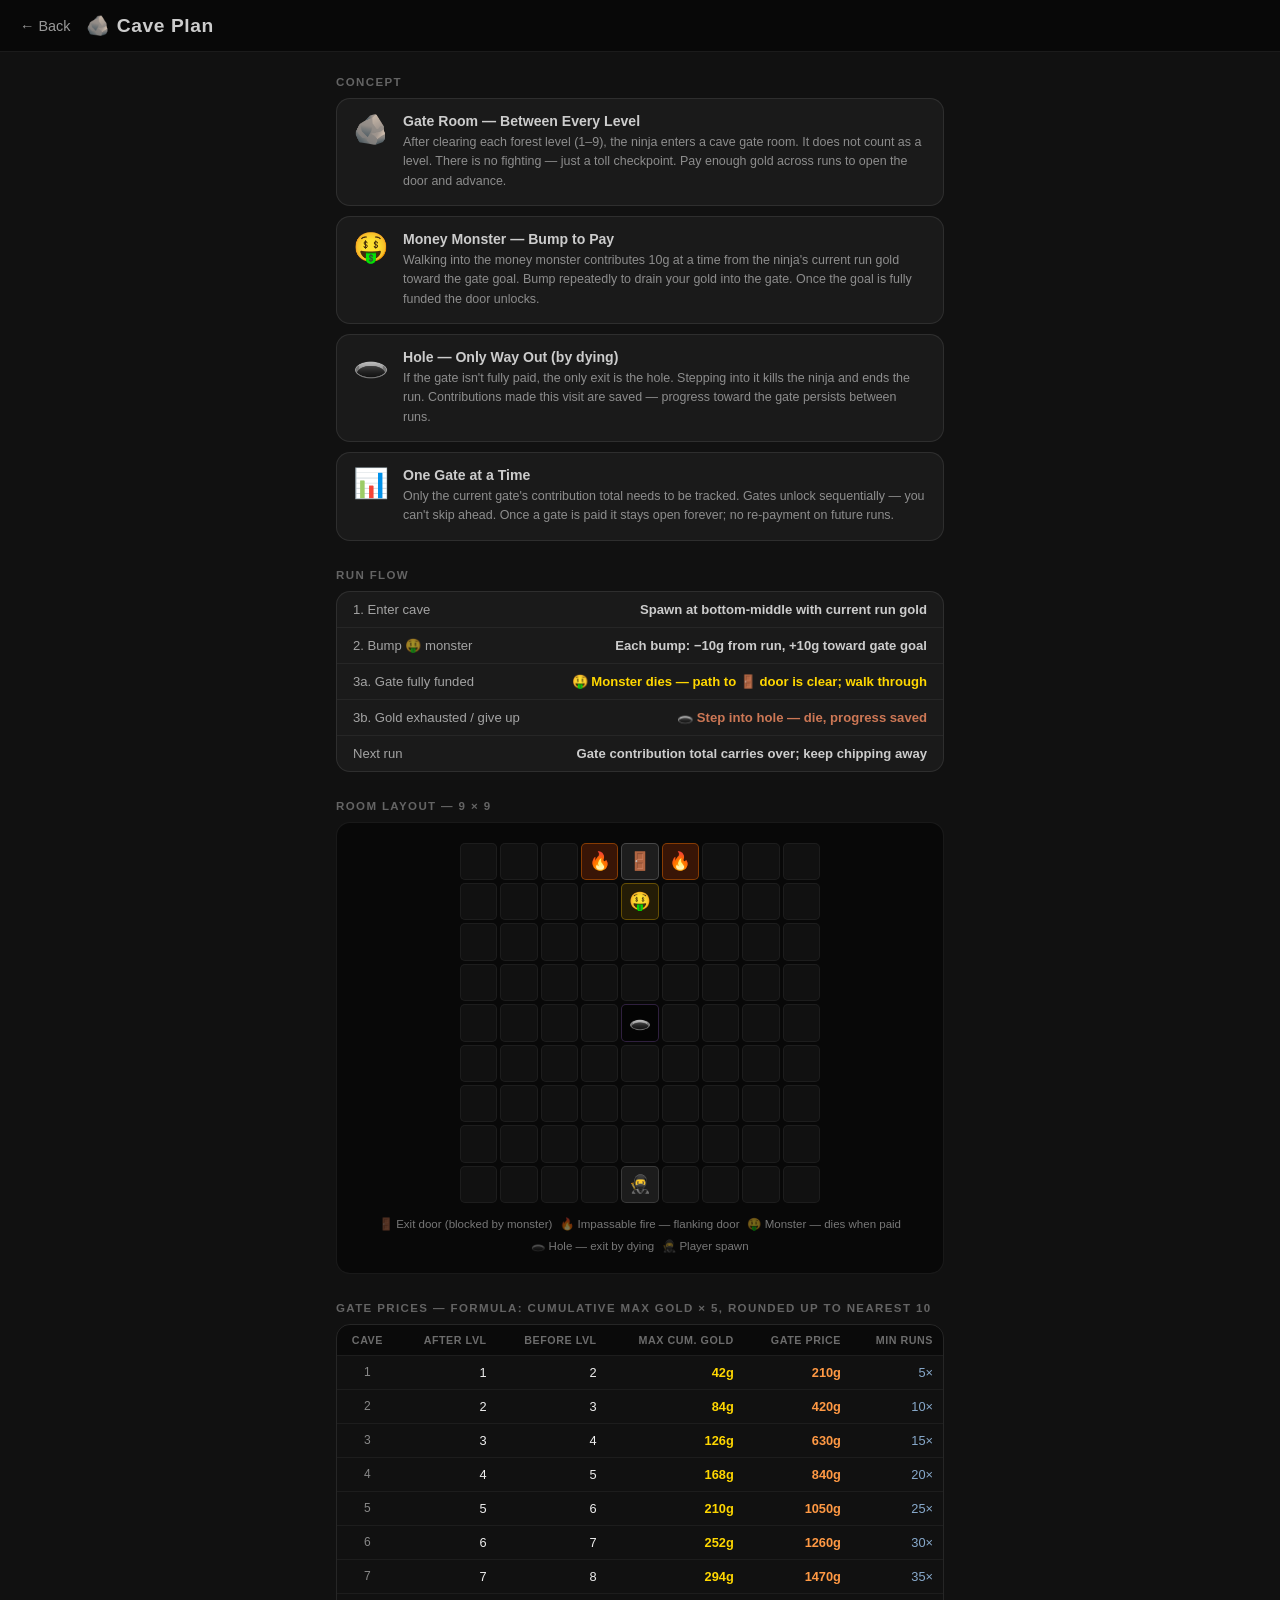
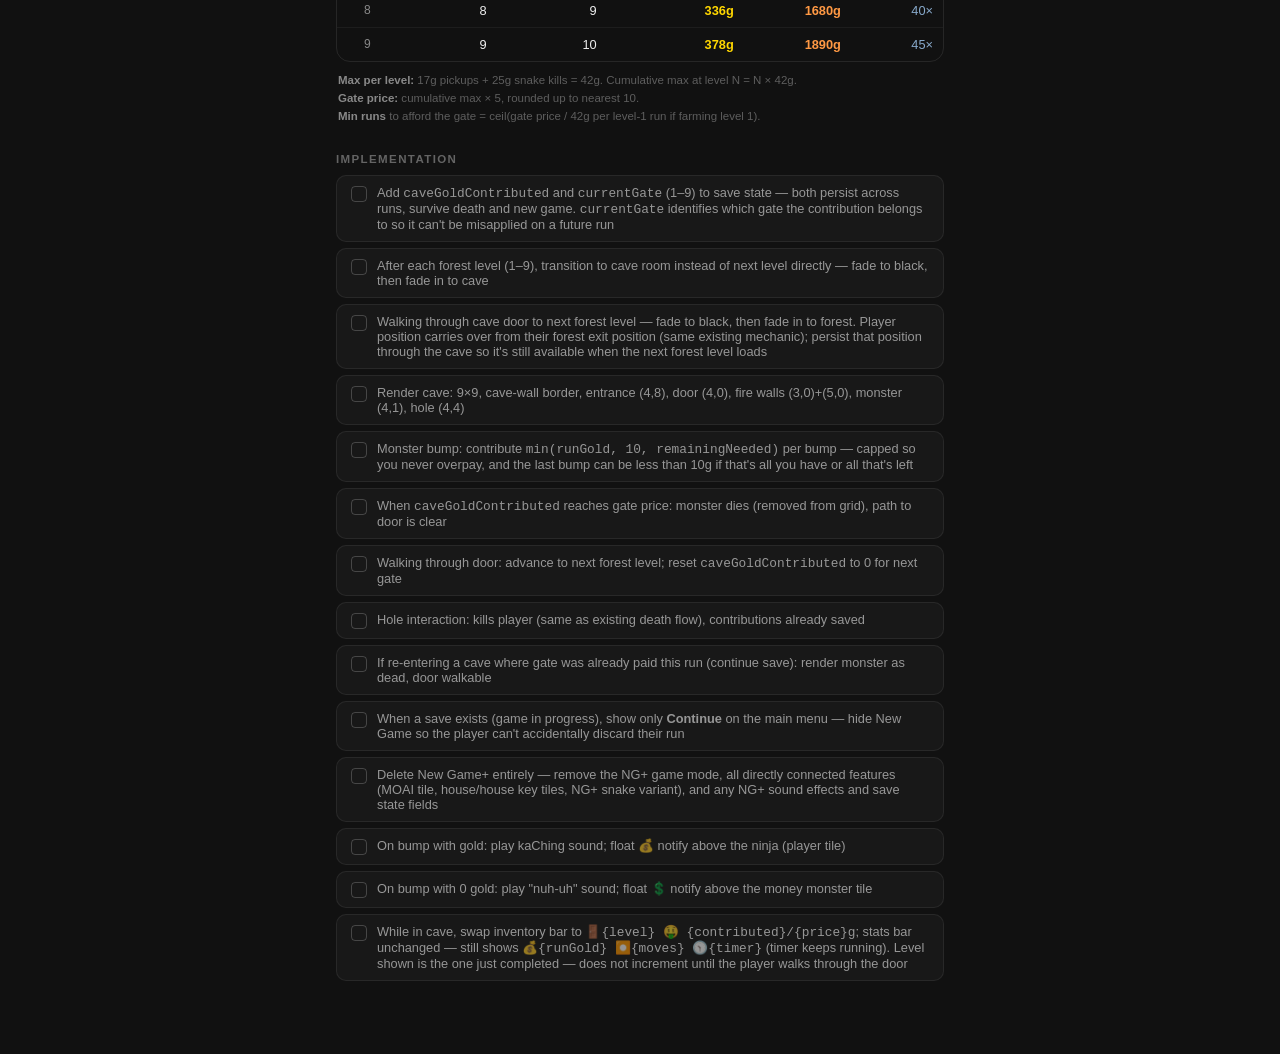
<file: cave-plan.html>
<!DOCTYPE html>
<html lang="en">
<head>
    <meta charset="UTF-8">
    <meta name="viewport" content="width=device-width, initial-scale=1.0, maximum-scale=1, user-scalable=no">
    <meta name="apple-mobile-web-app-capable" content="yes">
    <title>Cave Plan – Ninjack</title>
    <style>
        * { box-sizing: border-box; margin: 0; padding: 0; }
        body {
            background: #111111;
            color: #eee;
            font-family: Arial, sans-serif;
            min-height: 100vh;
            padding-bottom: 56px;
        }
        header {
            background: rgba(0,0,0,0.5);
            padding: 14px 20px;
            display: flex;
            align-items: center;
            gap: 16px;
            border-bottom: 1px solid rgba(255,255,255,0.08);
            position: sticky;
            top: 0;
            z-index: 10;
        }
        header a { color: #999999; text-decoration: none; font-size: 0.9rem; }
        header h1 { color: #cccccc; font-size: 1.2rem; font-weight: bold; letter-spacing: 0.03em; }

        .content {
            max-width: 640px;
            margin: 0 auto;
            padding: 24px 16px;
            display: flex;
            flex-direction: column;
            gap: 28px;
        }

        .section-label {
            font-size: 0.72rem;
            font-weight: bold;
            letter-spacing: 0.12em;
            text-transform: uppercase;
            color: rgba(255,255,255,0.35);
            margin-bottom: 10px;
        }

        /* ── Info card ── */
        .info-card {
            background: rgba(255,255,255,0.04);
            border: 1px solid rgba(255,255,255,0.09);
            border-radius: 14px;
            overflow: hidden;
        }
        .info-row {
            display: flex;
            justify-content: space-between;
            align-items: center;
            padding: 10px 16px;
            border-bottom: 1px solid rgba(255,255,255,0.05);
            font-size: 0.82rem;
        }
        .info-row:last-child { border-bottom: none; }
        .info-row-label { color: rgba(255,255,255,0.6); }
        .info-row-value { color: #999999; font-weight: bold; font-variant-numeric: tabular-nums; }
        .info-row-value.accent { color: #cccccc; }
        .info-row-value.gold { color: #FFD700; }
        .info-row-note { color: rgba(255,255,255,0.28); font-size: 0.72rem; margin-left: 6px; font-weight: normal; }

        /* ── Concept cards ── */
        .concept-cards {
            display: flex;
            flex-direction: column;
            gap: 10px;
        }
        .concept-card {
            background: rgba(255,255,255,0.04);
            border: 1px solid rgba(255,255,255,0.09);
            border-radius: 14px;
            padding: 14px 16px;
            display: flex;
            align-items: flex-start;
            gap: 14px;
        }
        .concept-icon { font-size: 1.8rem; line-height: 1; flex-shrink: 0; margin-top: 2px; }
        .concept-body { flex: 1; }
        .concept-title { font-size: 0.88rem; font-weight: bold; color: #ccc; margin-bottom: 4px; }
        .concept-desc { font-size: 0.78rem; color: rgba(255,255,255,0.5); line-height: 1.55; }

        /* ── Room grid ── */
        .room-wrap {
            background: rgba(0,0,0,0.5);
            border: 1px solid rgba(255,255,255,0.07);
            border-radius: 14px;
            padding: 20px;
        }
        .room-grid {
            display: grid;
            grid-template-columns: repeat(9, 1fr);
            gap: 3px;
            max-width: 360px;
            margin: 0 auto;
        }
        .cell {
            aspect-ratio: 1;
            display: flex;
            align-items: center;
            justify-content: center;
            background: rgba(18, 18, 18, 0.97);
            border-radius: 5px;
            font-size: clamp(0.7rem, 3vw, 1.1rem);
            border: 1px solid rgba(255,255,255,0.05);
        }
        .cell.entrance {
            background: rgba(60, 60, 60, 0.4);
            border-color: rgba(180, 180, 180, 0.2);
        }
        .cell.exit {
            background: rgba(70, 70, 70, 0.35);
            border-color: rgba(200, 200, 200, 0.25);
        }
        .cell.monster {
            background: rgba(200, 150, 0, 0.15);
            border-color: rgba(255, 200, 0, 0.3);
        }
        .cell.hole {
            background: rgba(0, 0, 0, 0.5);
            border-color: rgba(150, 100, 200, 0.3);
        }
        .cell.fire {
            background: rgba(200, 60, 0, 0.25);
            border-color: rgba(255, 120, 0, 0.4);
        }
        .room-legend {
            display: flex;
            flex-wrap: wrap;
            gap: 8px;
            margin-top: 14px;
            justify-content: center;
        }
        .room-legend-item {
            display: flex;
            align-items: center;
            gap: 6px;
            font-size: 0.72rem;
            color: rgba(255,255,255,0.45);
        }

        /* ── Table ── */
        .table-wrap {
            border-radius: 14px;
            border: 1px solid rgba(255,255,255,0.09);
            overflow-x: auto;
            -webkit-overflow-scrolling: touch;
        }
        table {
            width: 100%;
            border-collapse: collapse;
            font-size: 0.8rem;
            font-variant-numeric: tabular-nums;
        }
        thead {
            background: rgba(0,0,0,0.4);
        }
        thead th {
            padding: 9px 10px;
            text-align: right;
            white-space: nowrap;
            font-size: 0.67rem;
            font-weight: bold;
            letter-spacing: 0.05em;
            text-transform: uppercase;
            color: rgba(255,255,255,0.4);
        }
        thead th:first-child { text-align: center; }
        tbody tr {
            border-top: 1px solid rgba(255,255,255,0.05);
        }
        tbody tr:hover { background: rgba(255,255,255,0.03); }
        tbody td {
            padding: 9px 10px;
            text-align: right;
            color: #bbb;
            white-space: nowrap;
        }
        tbody td:first-child {
            text-align: center;
            color: rgba(255,255,255,0.5);
            font-size: 0.75rem;
        }
        tbody td.em { color: #eee; }
        tbody td.gold { color: #FFD700; font-weight: bold; }
        tbody td.price { color: #ff9944; font-weight: bold; }
        tbody td.runs { color: #88aacc; }

        .note {
            font-size: 0.72rem;
            color: rgba(255,255,255,0.32);
            line-height: 1.55;
            padding: 0 2px;
        }
        .note strong { color: rgba(255,255,255,0.5); }

        /* ── Checklist ── */
        .checklist {
            display: flex;
            flex-direction: column;
            gap: 6px;
        }
        .check-item {
            display: flex;
            align-items: flex-start;
            gap: 10px;
            padding: 9px 14px;
            background: rgba(255,255,255,0.03);
            border: 1px solid rgba(255,255,255,0.07);
            border-radius: 10px;
            font-size: 0.8rem;
            color: rgba(255,255,255,0.55);
        }
        .check-box {
            width: 16px;
            height: 16px;
            border: 1px solid rgba(255,255,255,0.2);
            border-radius: 4px;
            flex-shrink: 0;
            margin-top: 1px;
        }
        .check-item.done { color: rgba(255,255,255,0.3); }
        .check-item.done .check-box {
            background: rgba(100, 200, 100, 0.3);
            border-color: rgba(100, 200, 100, 0.5);
        }
    </style>
</head>
<body>
    <header>
        <a href="index.html">← Back</a>
        <h1>🪨 Cave Plan</h1>
    </header>

    <div class="content">

        <!-- ── Concept ── -->
        <section>
            <div class="section-label">Concept</div>
            <div class="concept-cards">
                <div class="concept-card">
                    <div class="concept-icon">🪨</div>
                    <div class="concept-body">
                        <div class="concept-title">Gate Room — Between Every Level</div>
                        <div class="concept-desc">After clearing each forest level (1–9), the ninja enters a cave gate room. It does not count as a level. There is no fighting — just a toll checkpoint. Pay enough gold across runs to open the door and advance.</div>
                    </div>
                </div>
                <div class="concept-card">
                    <div class="concept-icon">🤑</div>
                    <div class="concept-body">
                        <div class="concept-title">Money Monster — Bump to Pay</div>
                        <div class="concept-desc">Walking into the money monster contributes 10g at a time from the ninja's current run gold toward the gate goal. Bump repeatedly to drain your gold into the gate. Once the goal is fully funded the door unlocks.</div>
                    </div>
                </div>
                <div class="concept-card">
                    <div class="concept-icon">🕳️</div>
                    <div class="concept-body">
                        <div class="concept-title">Hole — Only Way Out (by dying)</div>
                        <div class="concept-desc">If the gate isn't fully paid, the only exit is the hole. Stepping into it kills the ninja and ends the run. Contributions made this visit are saved — progress toward the gate persists between runs.</div>
                    </div>
                </div>
                <div class="concept-card">
                    <div class="concept-icon">📊</div>
                    <div class="concept-body">
                        <div class="concept-title">One Gate at a Time</div>
                        <div class="concept-desc">Only the current gate's contribution total needs to be tracked. Gates unlock sequentially — you can't skip ahead. Once a gate is paid it stays open forever; no re-payment on future runs.</div>
                    </div>
                </div>
            </div>
        </section>

        <!-- ── Flow ── -->
        <section>
            <div class="section-label">Run Flow</div>
            <div class="info-card">
                <div class="info-row">
                    <span class="info-row-label">1. Enter cave</span>
                    <span class="info-row-value accent">Spawn at bottom-middle with current run gold</span>
                </div>
                <div class="info-row">
                    <span class="info-row-label">2. Bump 🤑 monster</span>
                    <span class="info-row-value accent">Each bump: −10g from run, +10g toward gate goal</span>
                </div>
                <div class="info-row">
                    <span class="info-row-label">3a. Gate fully funded</span>
                    <span class="info-row-value gold">🤑 Monster dies — path to 🚪 door is clear; walk through</span>
                </div>
                <div class="info-row">
                    <span class="info-row-label">3b. Gold exhausted / give up</span>
                    <span class="info-row-value" style="color:#cc7755">🕳️ Step into hole — die, progress saved</span>
                </div>
                <div class="info-row">
                    <span class="info-row-label">Next run</span>
                    <span class="info-row-value accent">Gate contribution total carries over; keep chipping away</span>
                </div>
            </div>
        </section>

        <!-- ── Room layout ── -->
        <section>
            <div class="section-label">Room Layout — 9 × 9</div>
            <div class="room-wrap">
                <div class="room-grid" id="cave-grid"></div>
                <div class="room-legend">
                    <span class="room-legend-item">🚪 Exit door (blocked by monster)</span>
                    <span class="room-legend-item">🔥 Impassable fire — flanking door</span>
                    <span class="room-legend-item">🤑 Monster — dies when paid</span>
                    <span class="room-legend-item">🕳️ Hole — exit by dying</span>
                    <span class="room-legend-item">🥷 Player spawn</span>
                </div>
            </div>
        </section>

        <!-- ── Gate prices ── -->
        <section>
            <div class="section-label">Gate Prices — formula: cumulative max gold × 5, rounded up to nearest 10</div>
            <div class="table-wrap">
                <table>
                    <thead>
                        <tr>
                            <th>Cave</th>
                            <th>After Lvl</th>
                            <th>Before Lvl</th>
                            <th>Max Cum. Gold</th>
                            <th>Gate Price</th>
                            <th>Min Runs</th>
                        </tr>
                    </thead>
                    <tbody id="cave-tbody"></tbody>
                </table>
            </div>
            <p class="note" style="margin-top:10px">
                <strong>Max per level:</strong> 17g pickups + 25g snake kills = 42g. Cumulative max at level N = N × 42g.<br>
                <strong>Gate price:</strong> cumulative max × 5, rounded up to nearest 10.<br>
                <strong>Min runs</strong> to afford the gate = ceil(gate price / 42g per level-1 run if farming level 1).
            </p>
        </section>

        <!-- ── Implementation checklist ── -->
        <section>
            <div class="section-label">Implementation</div>
            <div class="checklist">
                <div class="check-item">
                    <div class="check-box"></div>
                    <span>Add <code>caveGoldContributed</code> and <code>currentGate</code> (1–9) to save state — both persist across runs, survive death and new game. <code>currentGate</code> identifies which gate the contribution belongs to so it can't be misapplied on a future run</span>
                </div>
                <div class="check-item">
                    <div class="check-box"></div>
                    <span>After each forest level (1–9), transition to cave room instead of next level directly — fade to black, then fade in to cave</span>
                </div>
                <div class="check-item">
                    <div class="check-box"></div>
                    <span>Walking through cave door to next forest level — fade to black, then fade in to forest. Player position carries over from their forest exit position (same existing mechanic); persist that position through the cave so it's still available when the next forest level loads</span>
                </div>
                <div class="check-item">
                    <div class="check-box"></div>
                    <span>Render cave: 9×9, cave-wall border, entrance (4,8), door (4,0), fire walls (3,0)+(5,0), monster (4,1), hole (4,4)</span>
                </div>
                <div class="check-item">
                    <div class="check-box"></div>
                    <span>Monster bump: contribute <code>min(runGold, 10, remainingNeeded)</code> per bump — capped so you never overpay, and the last bump can be less than 10g if that's all you have or all that's left</span>
                </div>
                <div class="check-item">
                    <div class="check-box"></div>
                    <span>When <code>caveGoldContributed</code> reaches gate price: monster dies (removed from grid), path to door is clear</span>
                </div>
                <div class="check-item">
                    <div class="check-box"></div>
                    <span>Walking through door: advance to next forest level; reset <code>caveGoldContributed</code> to 0 for next gate</span>
                </div>
                <div class="check-item">
                    <div class="check-box"></div>
                    <span>Hole interaction: kills player (same as existing death flow), contributions already saved</span>
                </div>
                <div class="check-item">
                    <div class="check-box"></div>
                    <span>If re-entering a cave where gate was already paid this run (continue save): render monster as dead, door walkable</span>
                </div>
                <div class="check-item">
                    <div class="check-box"></div>
                    <span>When a save exists (game in progress), show only <strong>Continue</strong> on the main menu — hide New Game so the player can't accidentally discard their run</span>
                </div>
                <div class="check-item">
                    <div class="check-box"></div>
                    <span>Delete New Game+ entirely — remove the NG+ game mode, all directly connected features (MOAI tile, house/house key tiles, NG+ snake variant), and any NG+ sound effects and save state fields</span>
                </div>
                <div class="check-item">
                    <div class="check-box"></div>
                    <span>On bump with gold: play kaChing sound; float 💰 notify above the ninja (player tile)</span>
                </div>
                <div class="check-item">
                    <div class="check-box"></div>
                    <span>On bump with 0 gold: play "nuh-uh" sound; float 💲 notify above the money monster tile</span>
                </div>
                <div class="check-item">
                    <div class="check-box"></div>
                    <span>While in cave, swap inventory bar to <code>🚪{level} 🤑 {contributed}/{price}g</code>; stats bar unchanged — still shows <code>💰{runGold} ⏺️{moves} 🕥{timer}</code> (timer keeps running). Level shown is the one just completed — does not increment until the player walks through the door</span>
                </div>
            </div>
        </section>

    </div>

    <script>
        // ── Room grid ──
        const WALL = '', DOOR = '🚪', MONSTER = '🤑', ENTER = '🥷', HOLE = '🕳️', FIRE = '🔥', EMPTY = '';
        const grid = document.getElementById('cave-grid');
        for (let row = 0; row < 9; row++) {
            for (let col = 0; col < 9; col++) {
                const cell = document.createElement('div');
                const isEdge = row === 0 || row === 8 || col === 0 || col === 8;
                const isTopMid  = row === 0 && col === 4;
                const isBotMid  = row === 8 && col === 4;
                const isMonster = row === 1 && col === 4;  // immediately below door
                const isHole    = row === 4 && col === 4;  // center of room
                // Fire walls immediately left and right of the door in the top wall row
                const isFire    = row === 0 && (col === 3 || col === 5);

                if (isTopMid) {
                    cell.className = 'cell exit';
                    cell.textContent = DOOR;
                } else if (isFire) {
                    cell.className = 'cell fire';
                    cell.textContent = FIRE;
                } else if (isBotMid) {
                    cell.className = 'cell entrance';
                    cell.textContent = ENTER;
                } else if (isMonster) {
                    cell.className = 'cell monster';
                    cell.textContent = MONSTER;
                } else if (isHole) {
                    cell.className = 'cell hole';
                    cell.textContent = HOLE;
                } else if (isEdge) {
                    cell.className = 'cell wall';
                    cell.textContent = WALL;
                } else {
                    cell.className = 'cell';
                    cell.textContent = EMPTY;
                }
                grid.appendChild(cell);
            }
        }

        // ── Gate price table ──
        const MAX_PER_LEVEL = 42;
        const tbody = document.getElementById('cave-tbody');
        let cumulative = 0;
        for (let level = 1; level <= 9; level++) {
            cumulative += MAX_PER_LEVEL;
            const rawPrice = cumulative * 5;
            const price = Math.ceil(rawPrice / 10) * 10;
            const minRuns = Math.ceil(price / MAX_PER_LEVEL);
            const tr = document.createElement('tr');
            tr.innerHTML =
                `<td>${level}</td>` +
                `<td class="em">${level}</td>` +
                `<td class="em">${level + 1}</td>` +
                `<td class="gold">${cumulative}g</td>` +
                `<td class="price">${price}g</td>` +
                `<td class="runs">${minRuns}×</td>`;
            tbody.appendChild(tr);
        }
    </script>
</body>
</html>
</file>
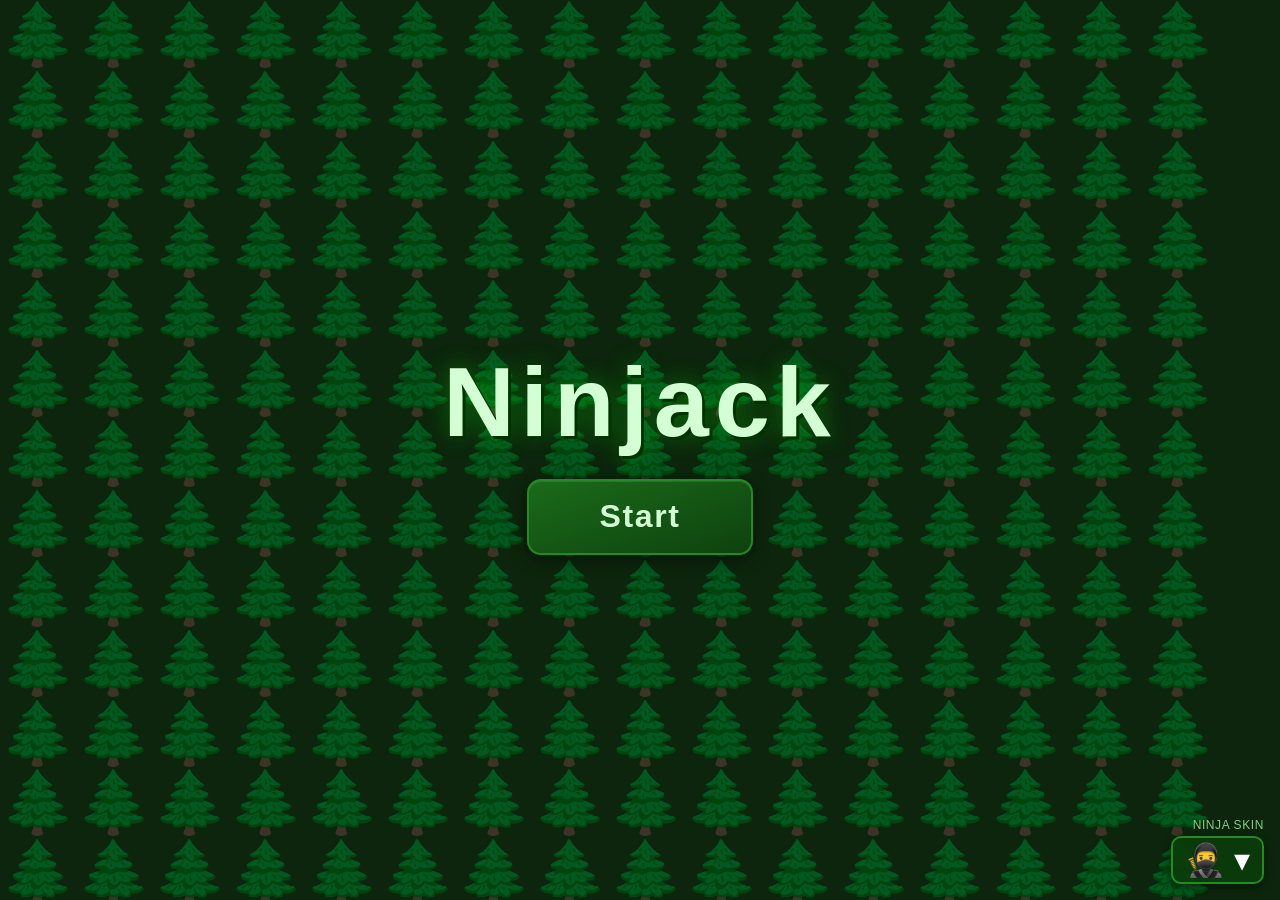
<file: preview-menu.html>
<!DOCTYPE html>
<html lang="en">
<head>
  <meta charset="UTF-8">
  <meta name="viewport" content="width=device-width, initial-scale=1.0">
  <title>Menu Preview</title>
  <style>
    body { margin: 0; font-family: Arial, sans-serif; }

    #main-menu {
      position: fixed;
      inset: 0;
      z-index: 100;
      overflow: hidden;
      background-color: #1a3a1a;
    }

    #menu-tree-bg {
      position: absolute;
      inset: 0;
      font-size: 6.75vmin;
      line-height: 1.15;
      word-break: break-all;
      overflow: hidden;
      pointer-events: none;
      z-index: 0;
    }

    #menu-overlay {
      position: absolute;
      inset: 0;
      background: rgba(0, 20, 0, 0.55);
      z-index: 1;
      pointer-events: none;
    }

    #menu-content {
      position: relative;
      z-index: 2;
      height: 100%;
      display: flex;
      flex-direction: column;
      align-items: center;
      justify-content: center;
      gap: 1.2em;
    }

    /* Title — no background, no border-radius */
    .menu-title {
      font-size: clamp(2.8rem, 11vmin, 6.5rem);
      margin: 0;
      color: #d4ffd4;
      text-shadow: 3px 3px 0 #003300, 0 0 24px rgba(0,255,0,0.35);
      letter-spacing: 0.06em;
    }

    /* Start button — light green outline matching game board tile border (forestgreen) */
    #menu-start {
      font-size: clamp(1.2rem, 5vmin, 2rem);
      padding: 0.55em 2.2em;
      background: linear-gradient(160deg, #1a6b1a, #0e420e);
      color: #d4ffd4;
      border: 2px solid forestgreen;
      border-radius: 14px;
      cursor: pointer;
      font-family: Arial, sans-serif;
      font-weight: bold;
      letter-spacing: 0.05em;
      box-shadow: 0 4px 16px rgba(0,0,0,0.5), inset 0 1px 0 rgba(255,255,255,0.1);
      touch-action: manipulation;
    }

    #menu-start:hover {
      background: linear-gradient(160deg, #227722, #134813);
      border-color: #88dd88;
      transform: scale(1.06);
      box-shadow: 0 6px 22px rgba(0,0,0,0.55), 0 0 14px rgba(80,200,80,0.3);
    }
    #menu-start:active { transform: scale(0.97); }

    /* Skin dropdown */
    .skin-dropdown-wrapper {
      position: fixed;
      bottom: 16px;
      right: 16px;
      z-index: 3;
      display: flex;
      flex-direction: column;
      align-items: flex-end;
      gap: 4px;
    }

    .skin-label {
      font-size: 0.75rem;
      color: #88cc88;
      font-family: Arial, sans-serif;
      letter-spacing: 0.05em;
      text-transform: uppercase;
    }

    .skin-dropdown-inner {
      position: relative;
    }

    /* Skin button — light green outline matching game board tile border (forestgreen) */
    .skin-dropdown-btn {
      font-size: clamp(1.4rem, 5.5vmin, 2rem);
      background: rgba(10, 60, 10, 0.9);
      border: 2px solid forestgreen;
      border-radius: 10px;
      cursor: pointer;
      padding: 6px 12px;
      touch-action: manipulation;
      line-height: 1;
      color: white;
      box-shadow: 0 2px 8px rgba(0,0,0,0.5);
    }

    .skin-dropdown-btn:hover { border-color: #88dd88; }

    .skin-dropdown-popup {
      display: none;
      position: absolute;
      bottom: calc(100% + 8px);
      right: 0;
      background: rgba(10, 50, 10, 0.97);
      border: 2px solid forestgreen;
      border-radius: 12px;
      padding: 6px;
      flex-direction: column;
      gap: 4px;
      box-shadow: 0 4px 18px rgba(0,0,0,0.6);
    }

    .skin-dropdown-popup.open {
      display: flex;
    }

    .skin-option {
      font-size: clamp(1.4rem, 5.5vmin, 2rem);
      background: transparent;
      border: 2px solid transparent;
      border-radius: 8px;
      cursor: pointer;
      padding: 4px 10px;
      touch-action: manipulation;
      line-height: 1;
      text-align: left;
    }

    .skin-option.skin-selected { border-color: gold; background: rgba(0, 100, 0, 0.8); }
    .skin-option:hover { border-color: #88dd88; background: rgba(0,80,0,0.5); }
  </style>
</head>
<body>
  <div id="main-menu">
    <div id="menu-tree-bg" aria-hidden="true"></div>
    <div id="menu-overlay"></div>

    <div id="menu-content">
      <h1 class="menu-title">Ninjack</h1>
      <button id="menu-start">Start</button>
    </div>

    <div class="skin-dropdown-wrapper">
      <span class="skin-label">Ninja Skin</span>
      <div class="skin-dropdown-inner">
        <div class="skin-dropdown-popup" id="skin-popup"></div>
        <button class="skin-dropdown-btn" id="skin-dropdown-btn">🥷 ▾</button>
      </div>
    </div>
  </div>

  <script>
    const SKIN_OPTIONS = ['🥷', '🥷🏻', '🥷🏼', '🥷🏽', '🥷🏾', '🥷🏿'];
    let NINJA = '🥷';

    document.getElementById('menu-tree-bg').textContent = '🌲'.repeat(600);

    const popup = document.getElementById('skin-popup');
    const dropdownBtn = document.getElementById('skin-dropdown-btn');
    let popupOpen = false;

    function closePopup() { popupOpen = false; popup.classList.remove('open'); }
    function openPopup()  { popupOpen = true;  popup.classList.add('open'); }

    SKIN_OPTIONS.forEach(skin => {
      const btn = document.createElement('button');
      btn.className = 'skin-option' + (skin === NINJA ? ' skin-selected' : '');
      btn.textContent = skin;
      btn.addEventListener('click', (e) => {
        e.stopPropagation();
        NINJA = skin;
        dropdownBtn.textContent = skin + ' ▾';
        popup.querySelectorAll('.skin-option').forEach(b =>
          b.classList.toggle('skin-selected', b.textContent === skin)
        );
        closePopup();
      });
      popup.appendChild(btn);
    });

    dropdownBtn.addEventListener('click', (e) => {
      e.stopPropagation();
      popupOpen ? closePopup() : openPopup();
    });

    document.addEventListener('click', () => closePopup());
  </script>
</body>
</html>
</file>
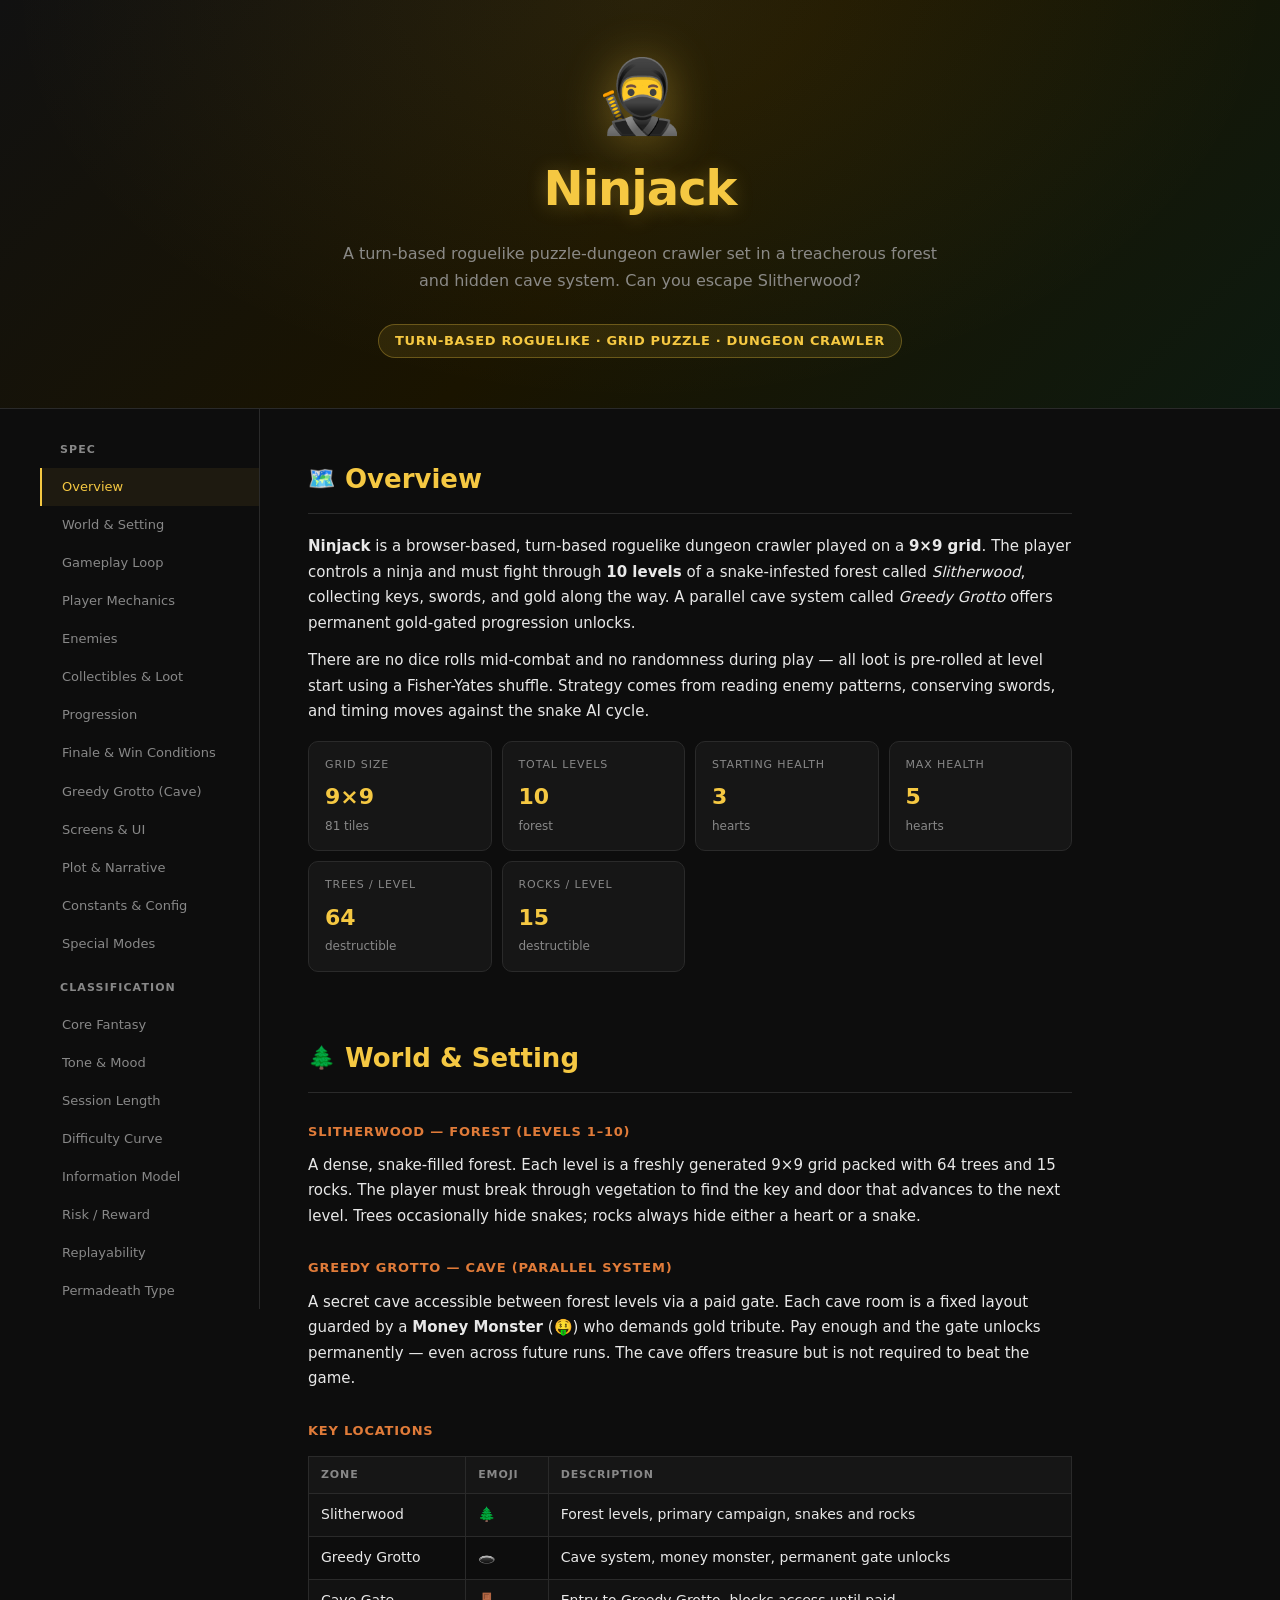
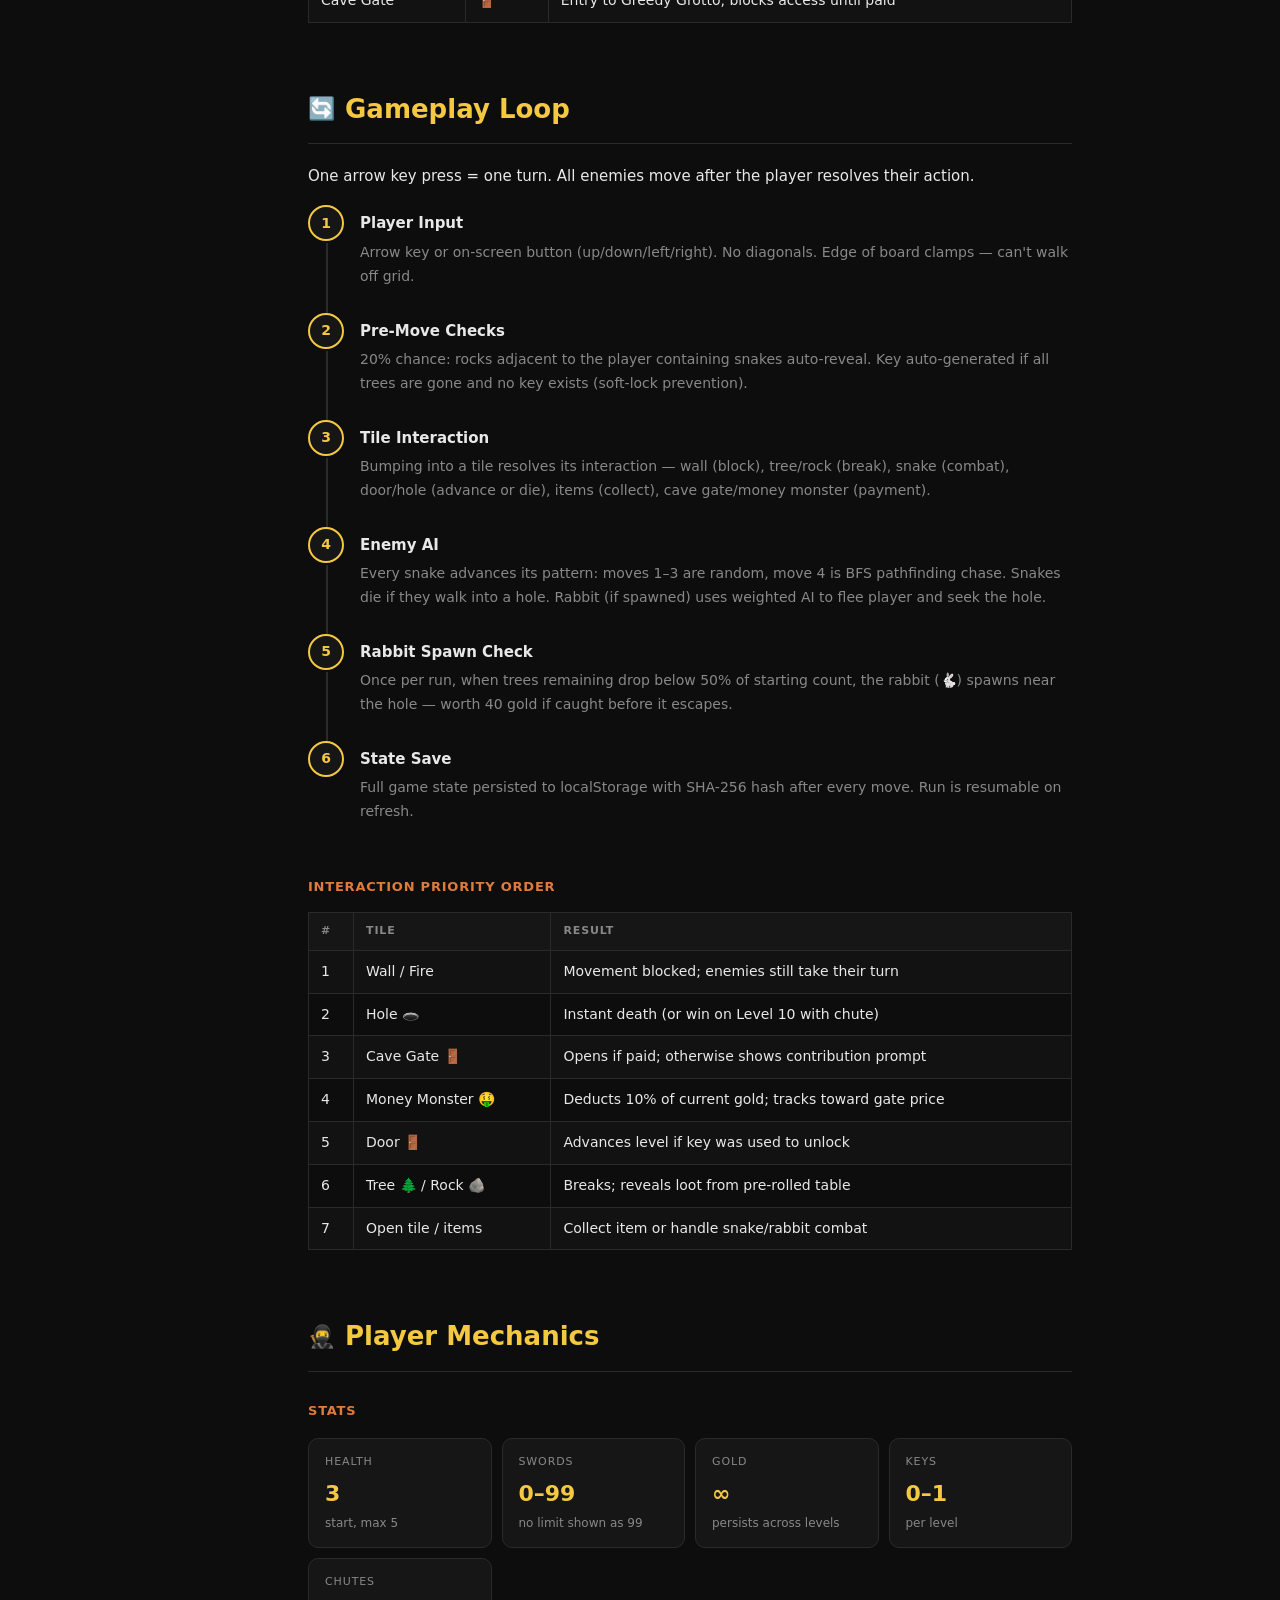
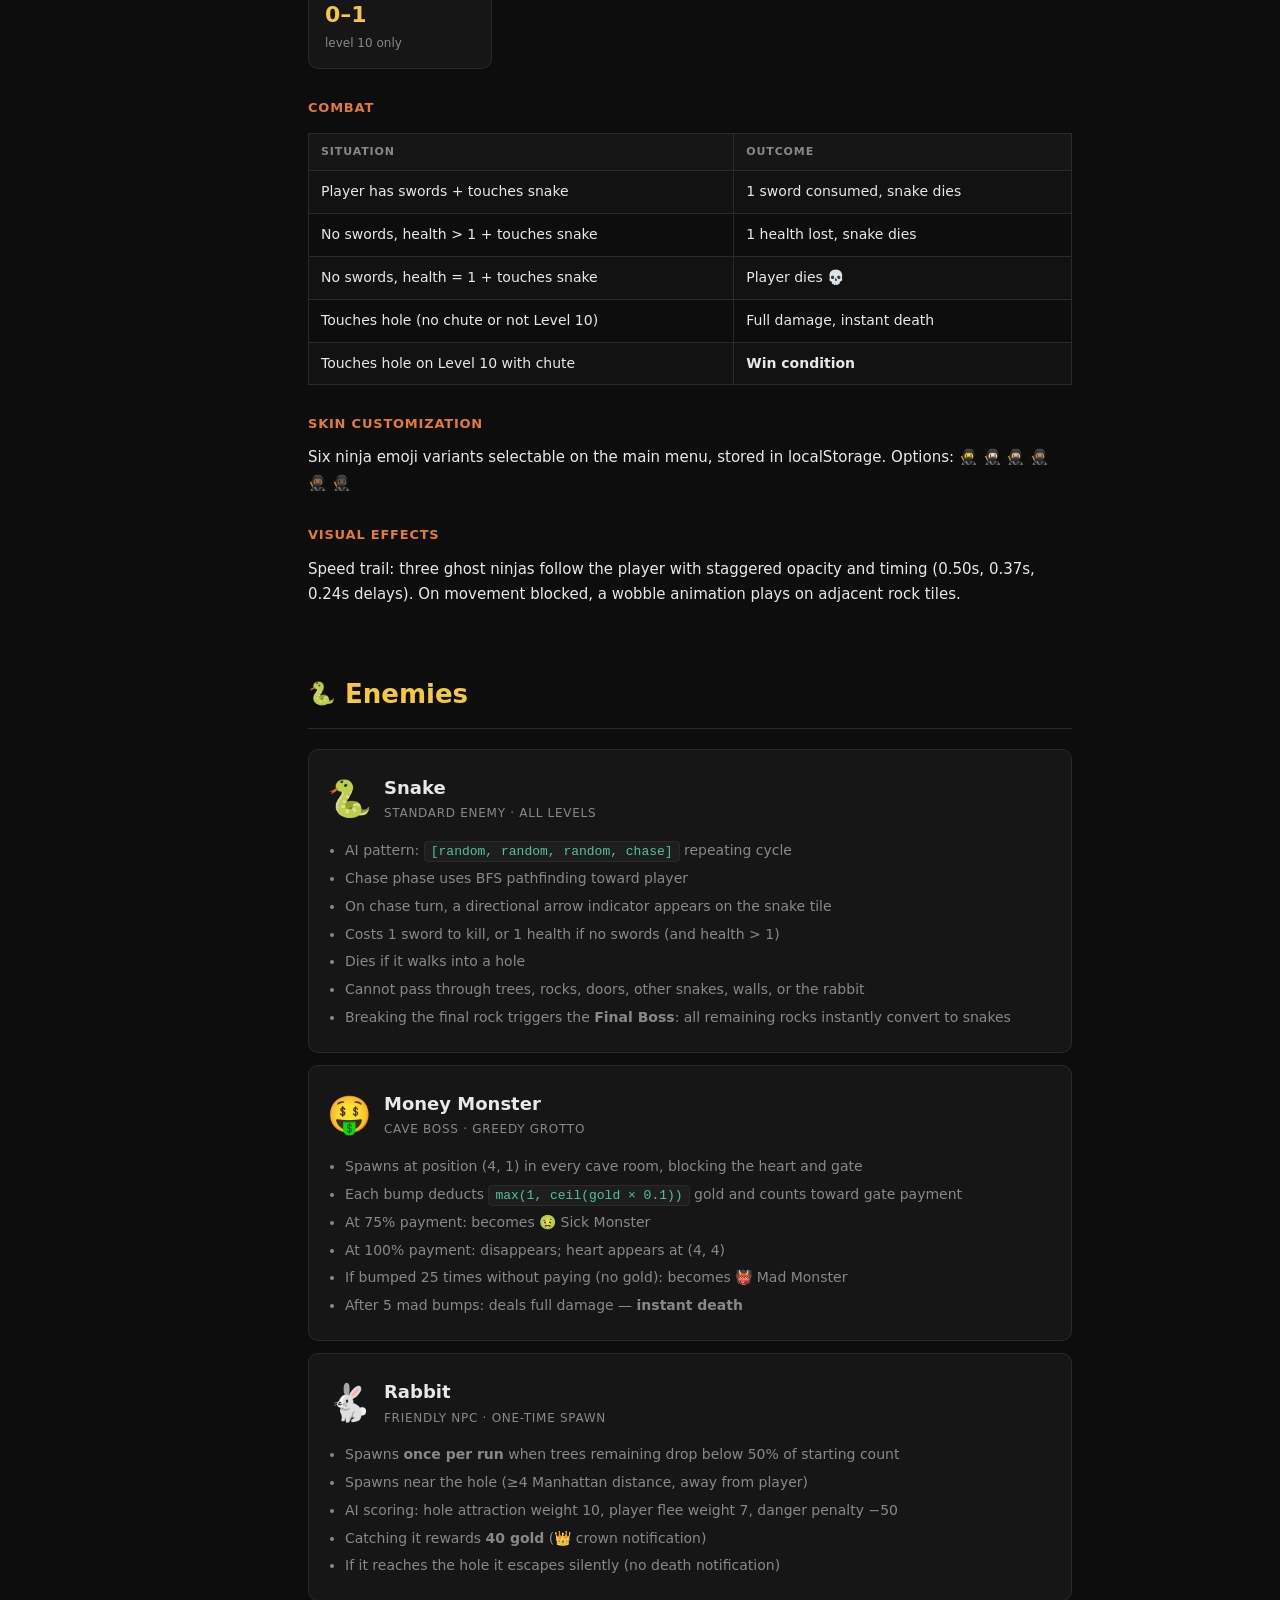
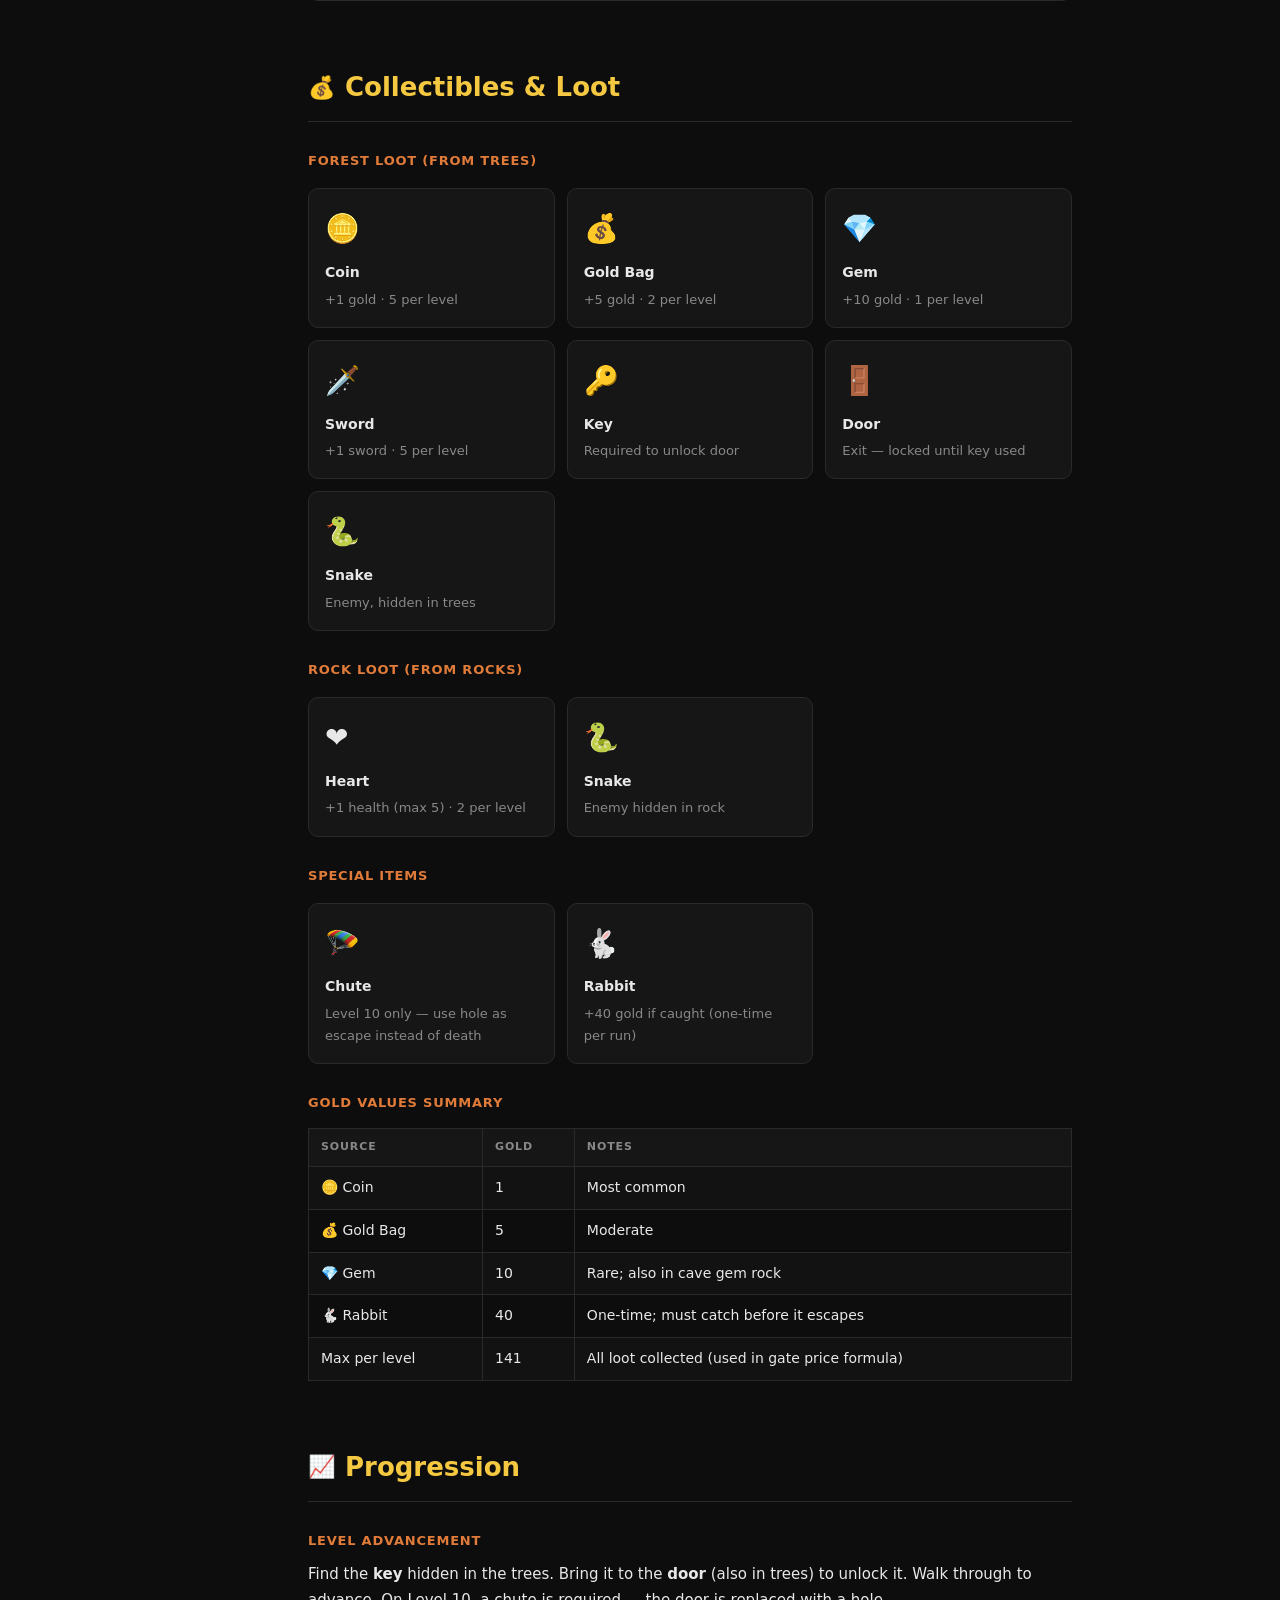
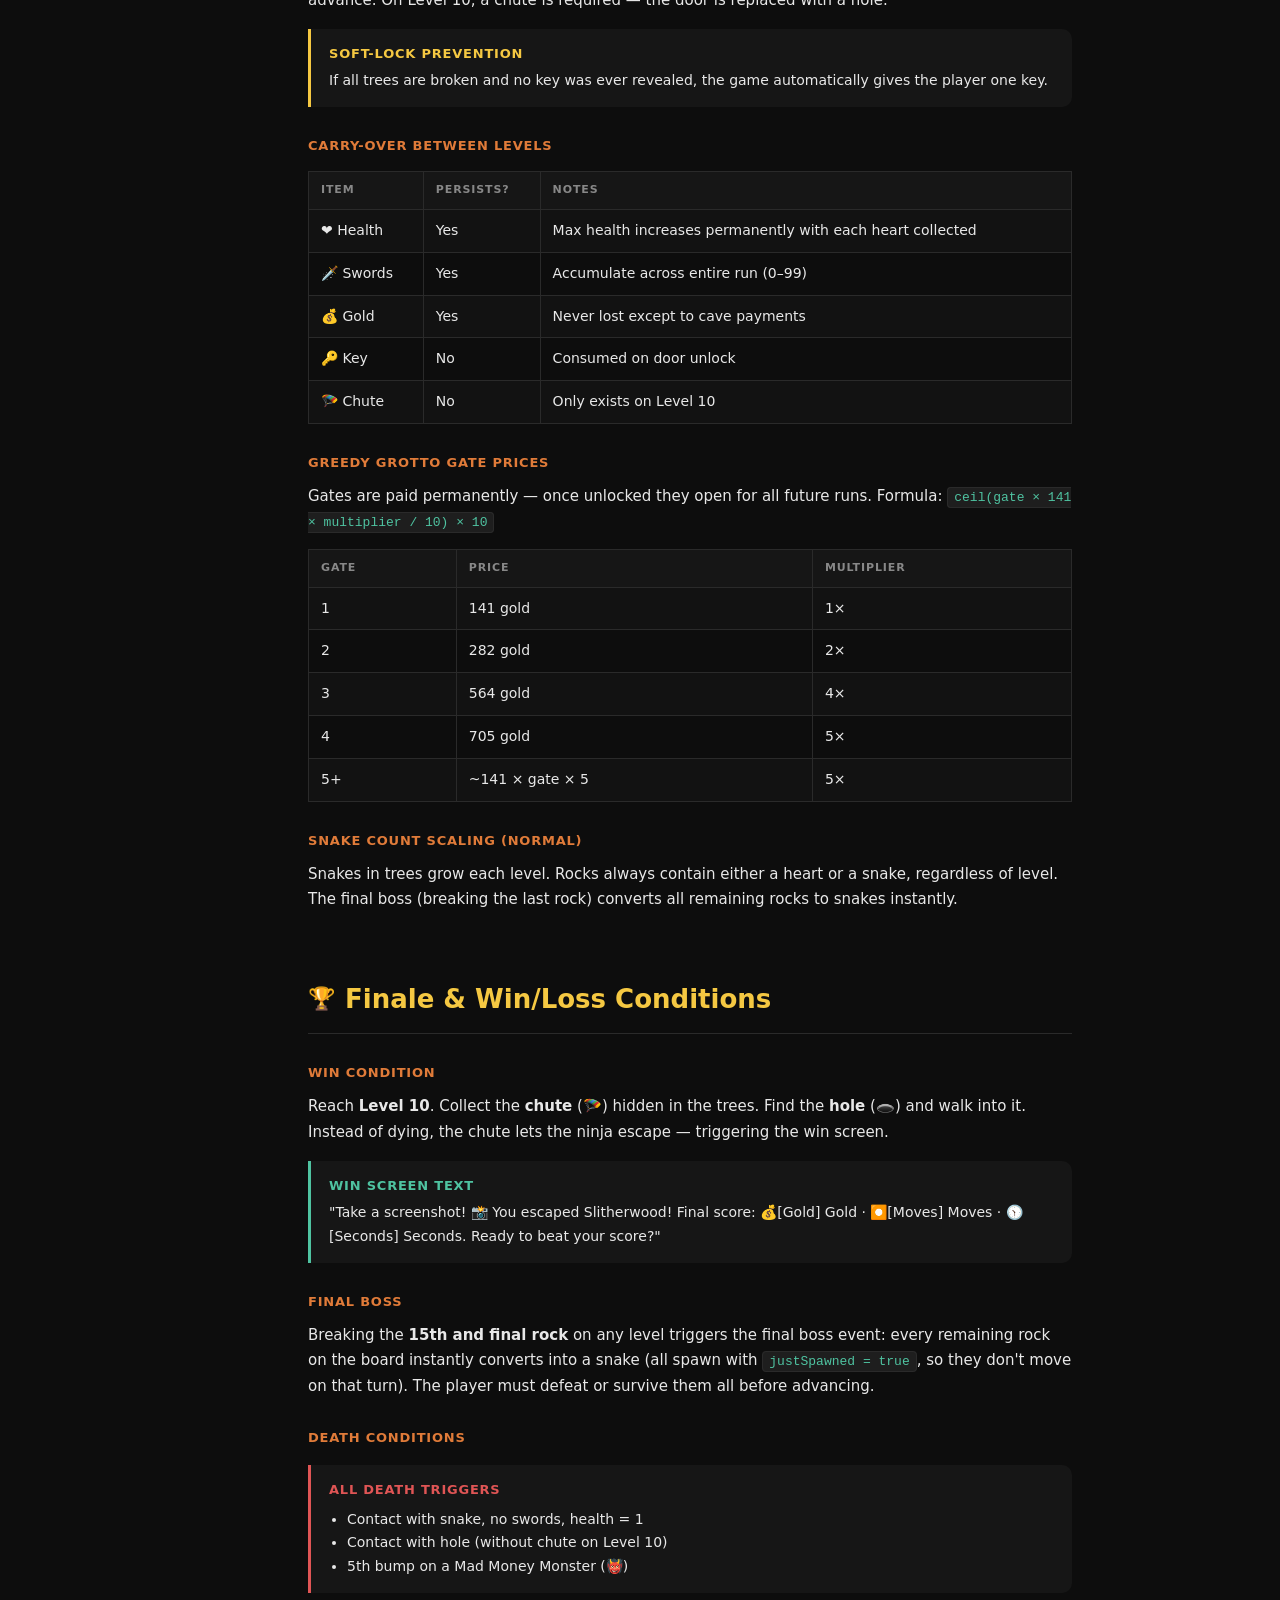
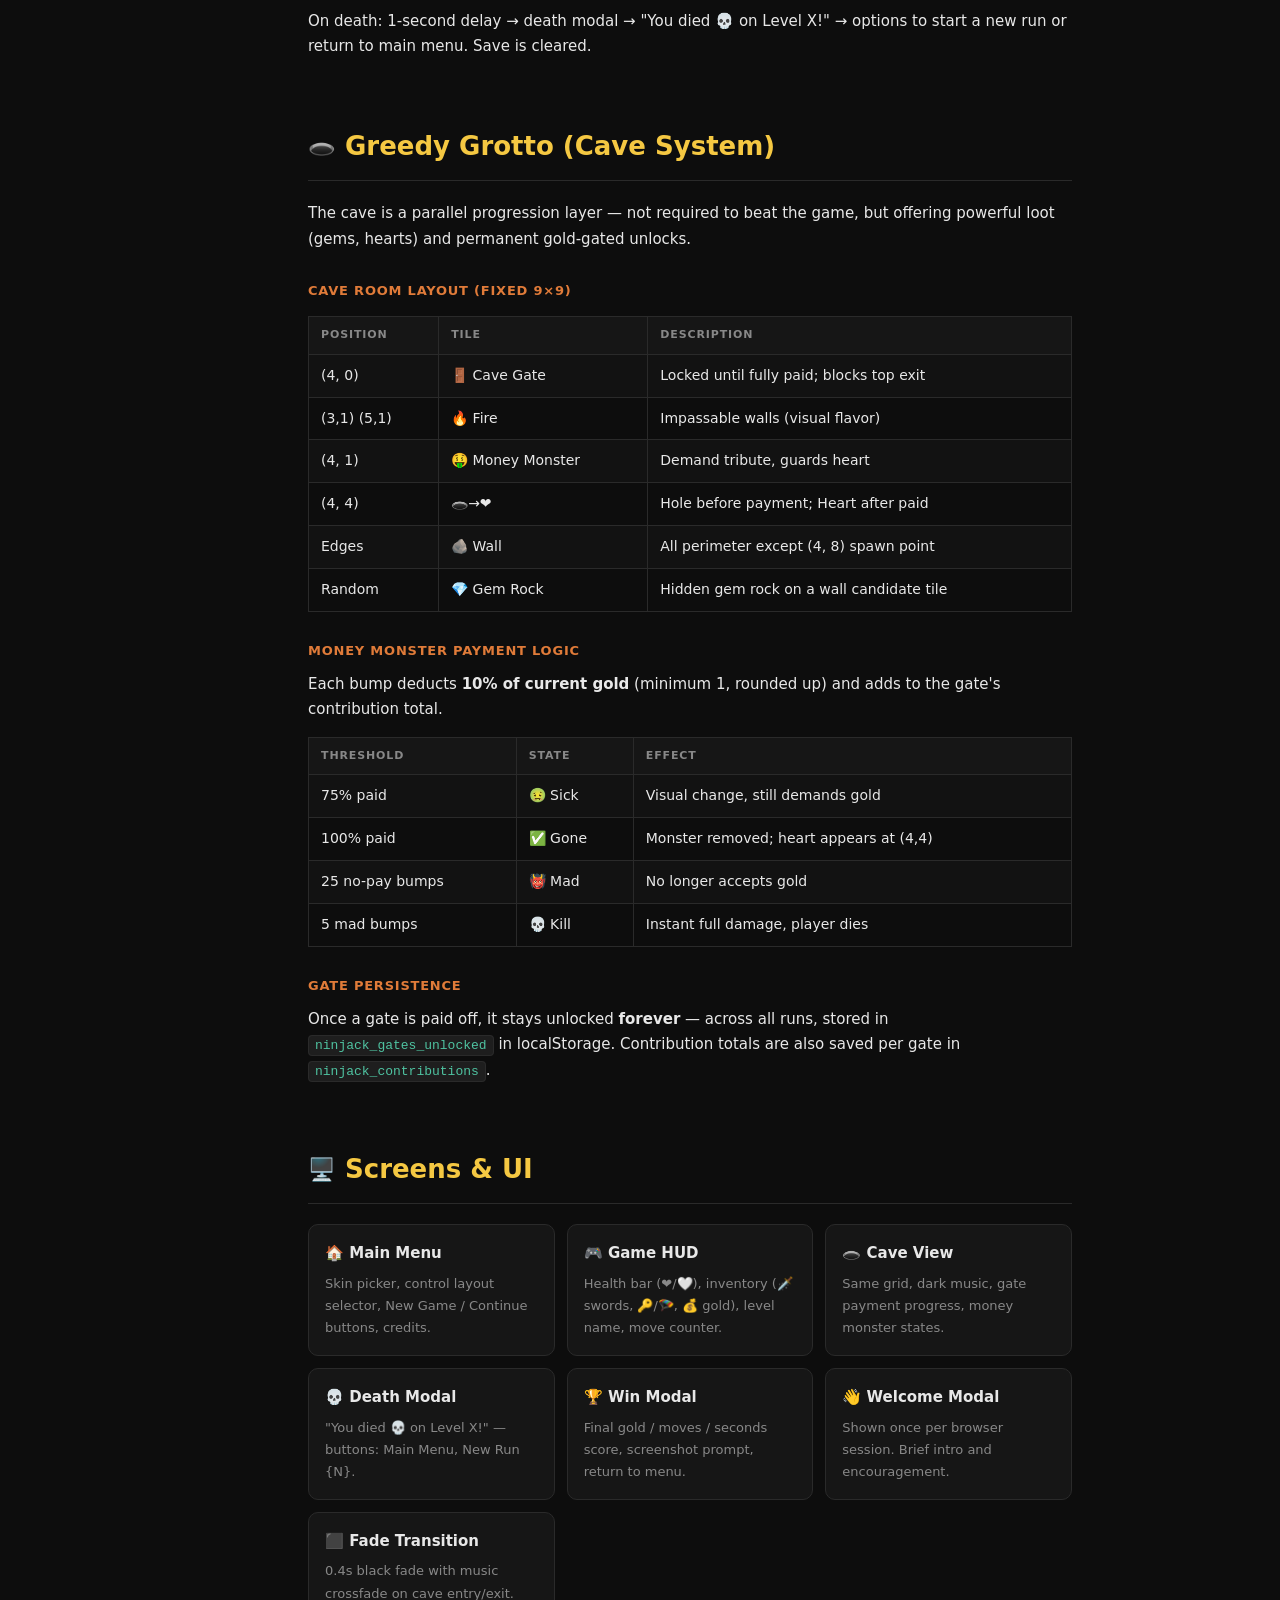
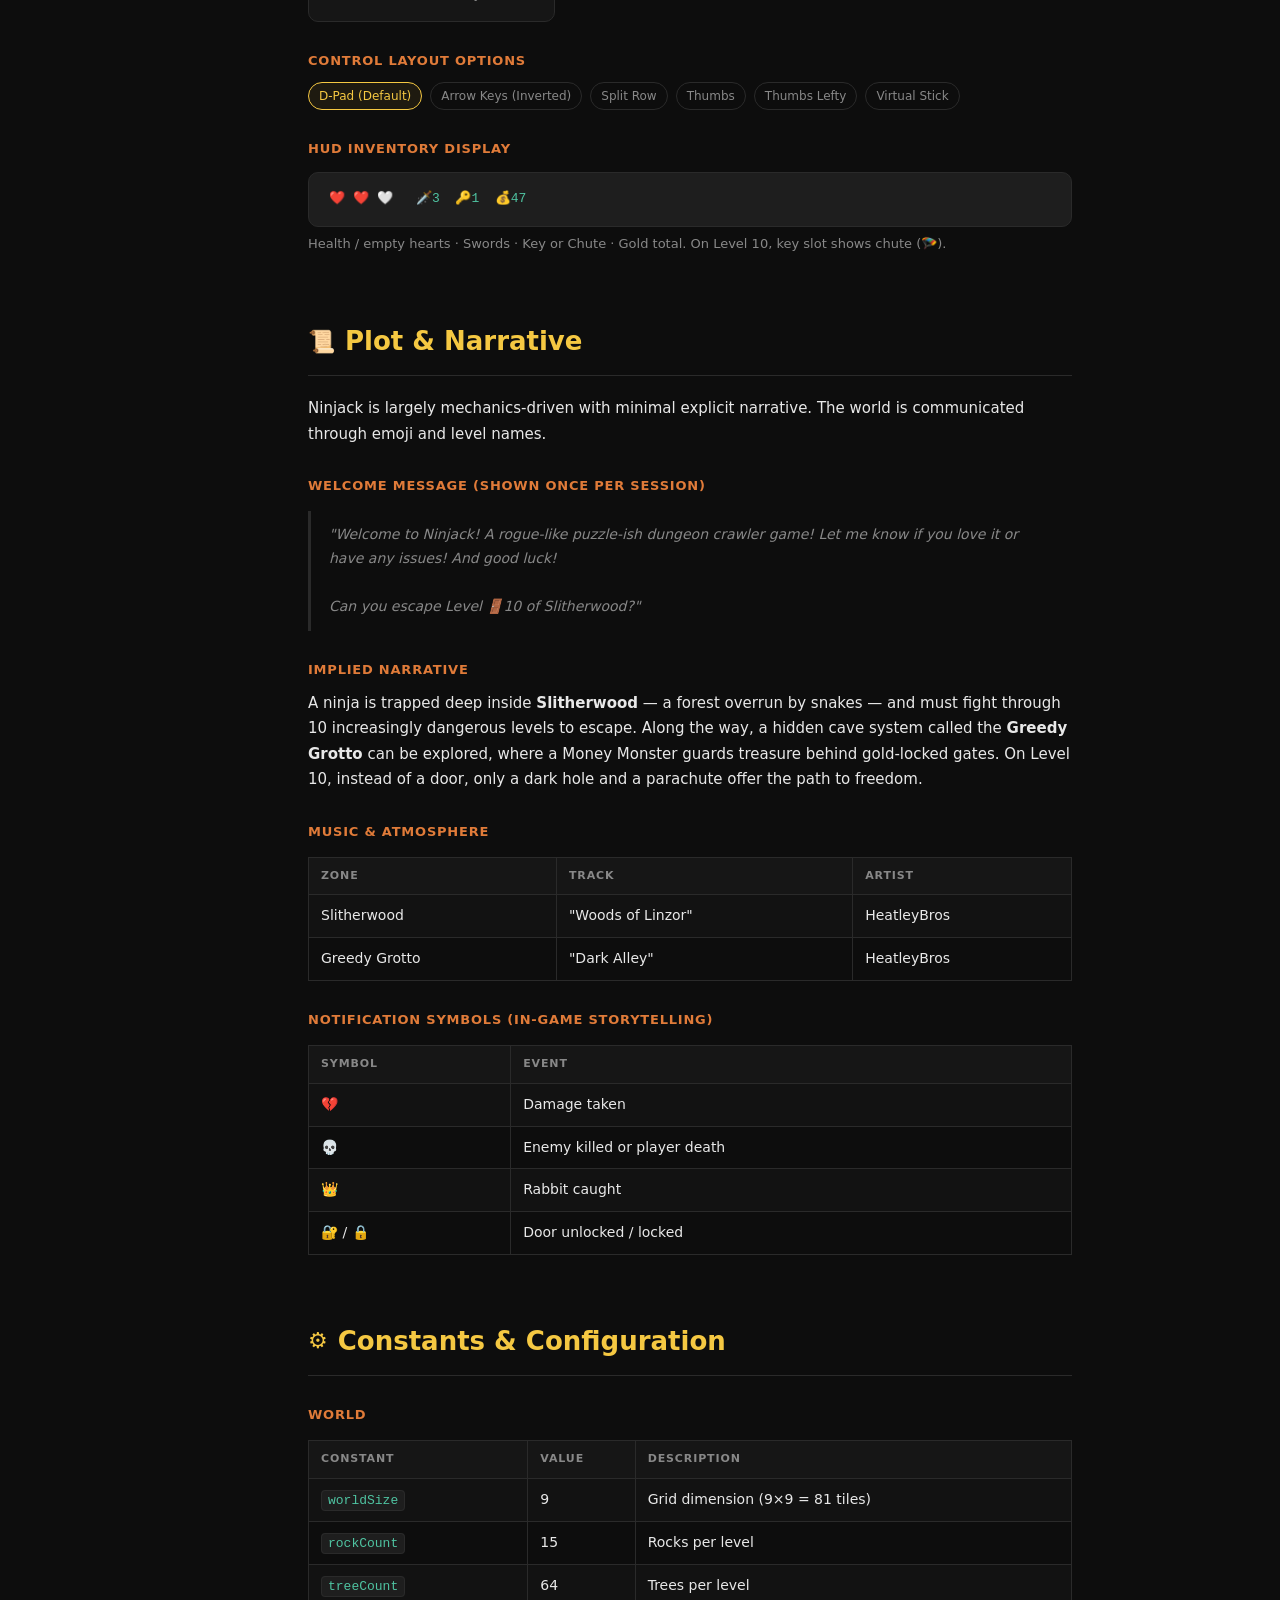
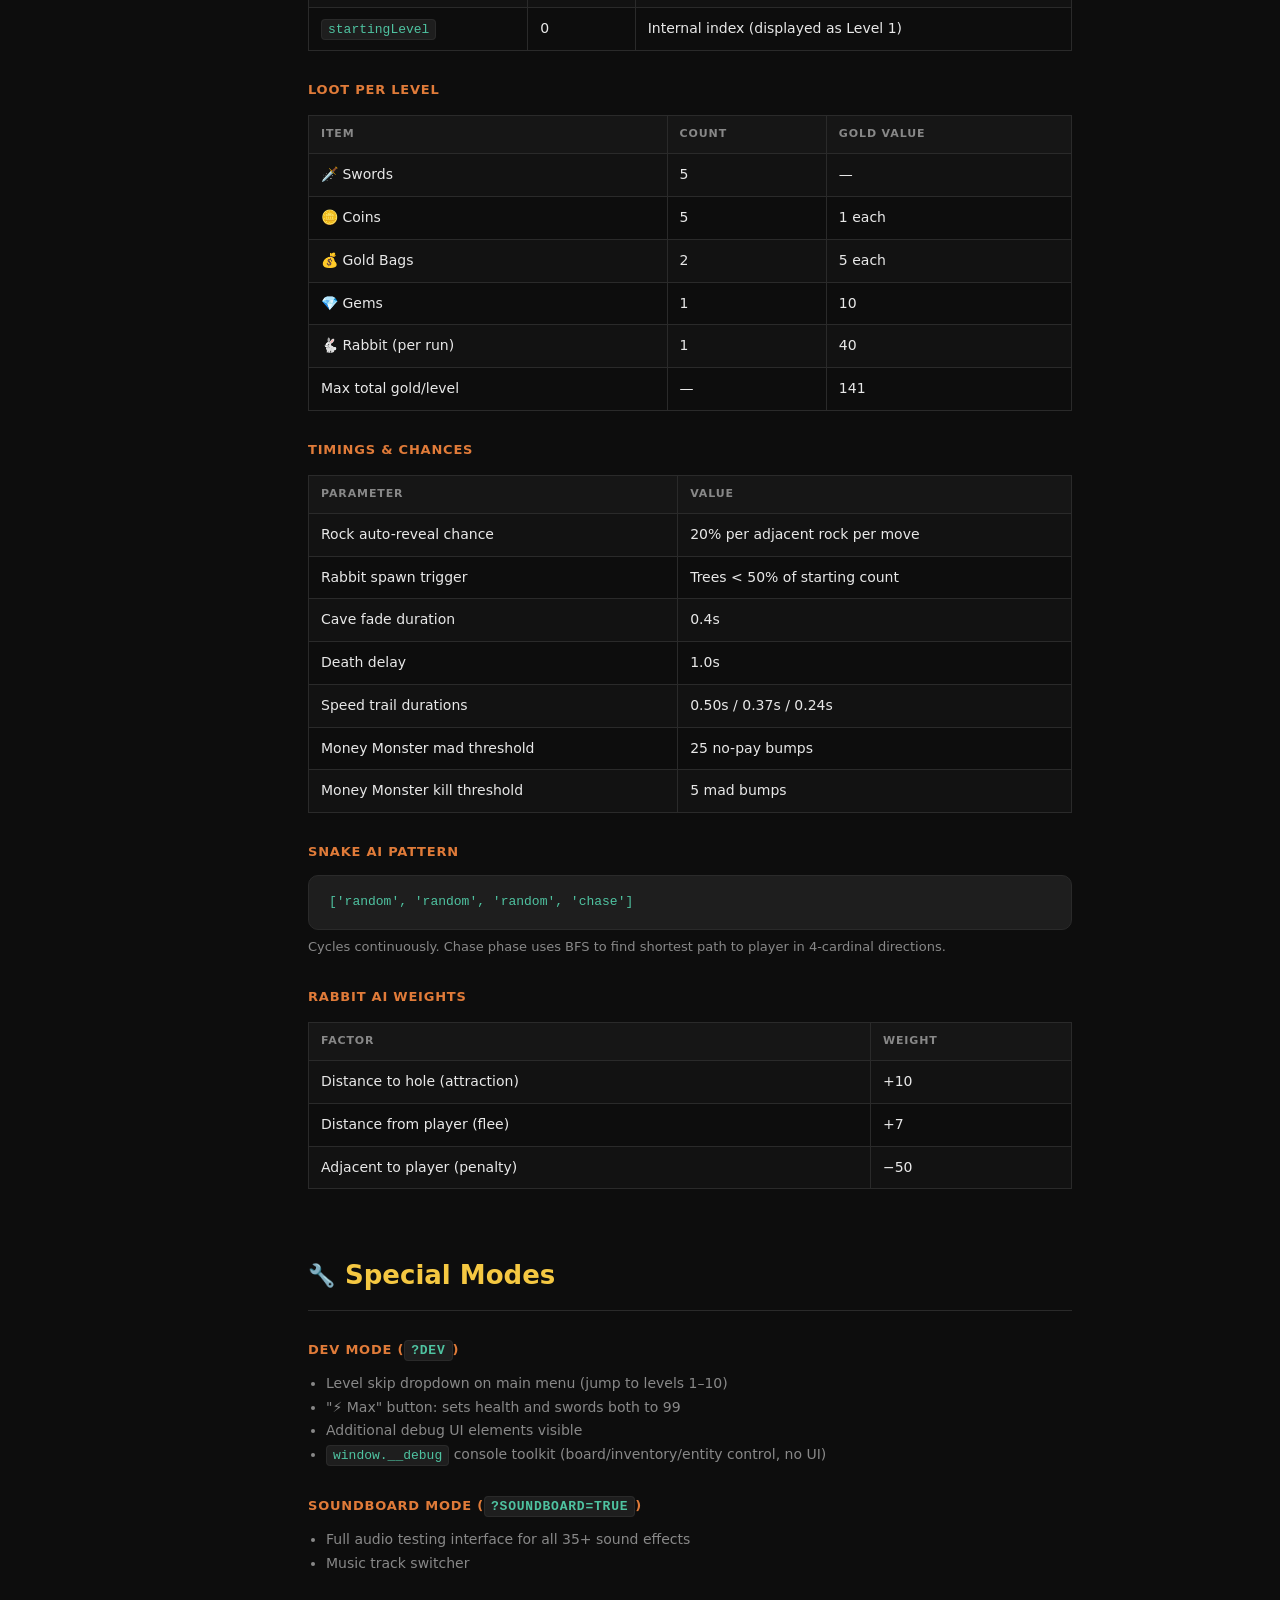
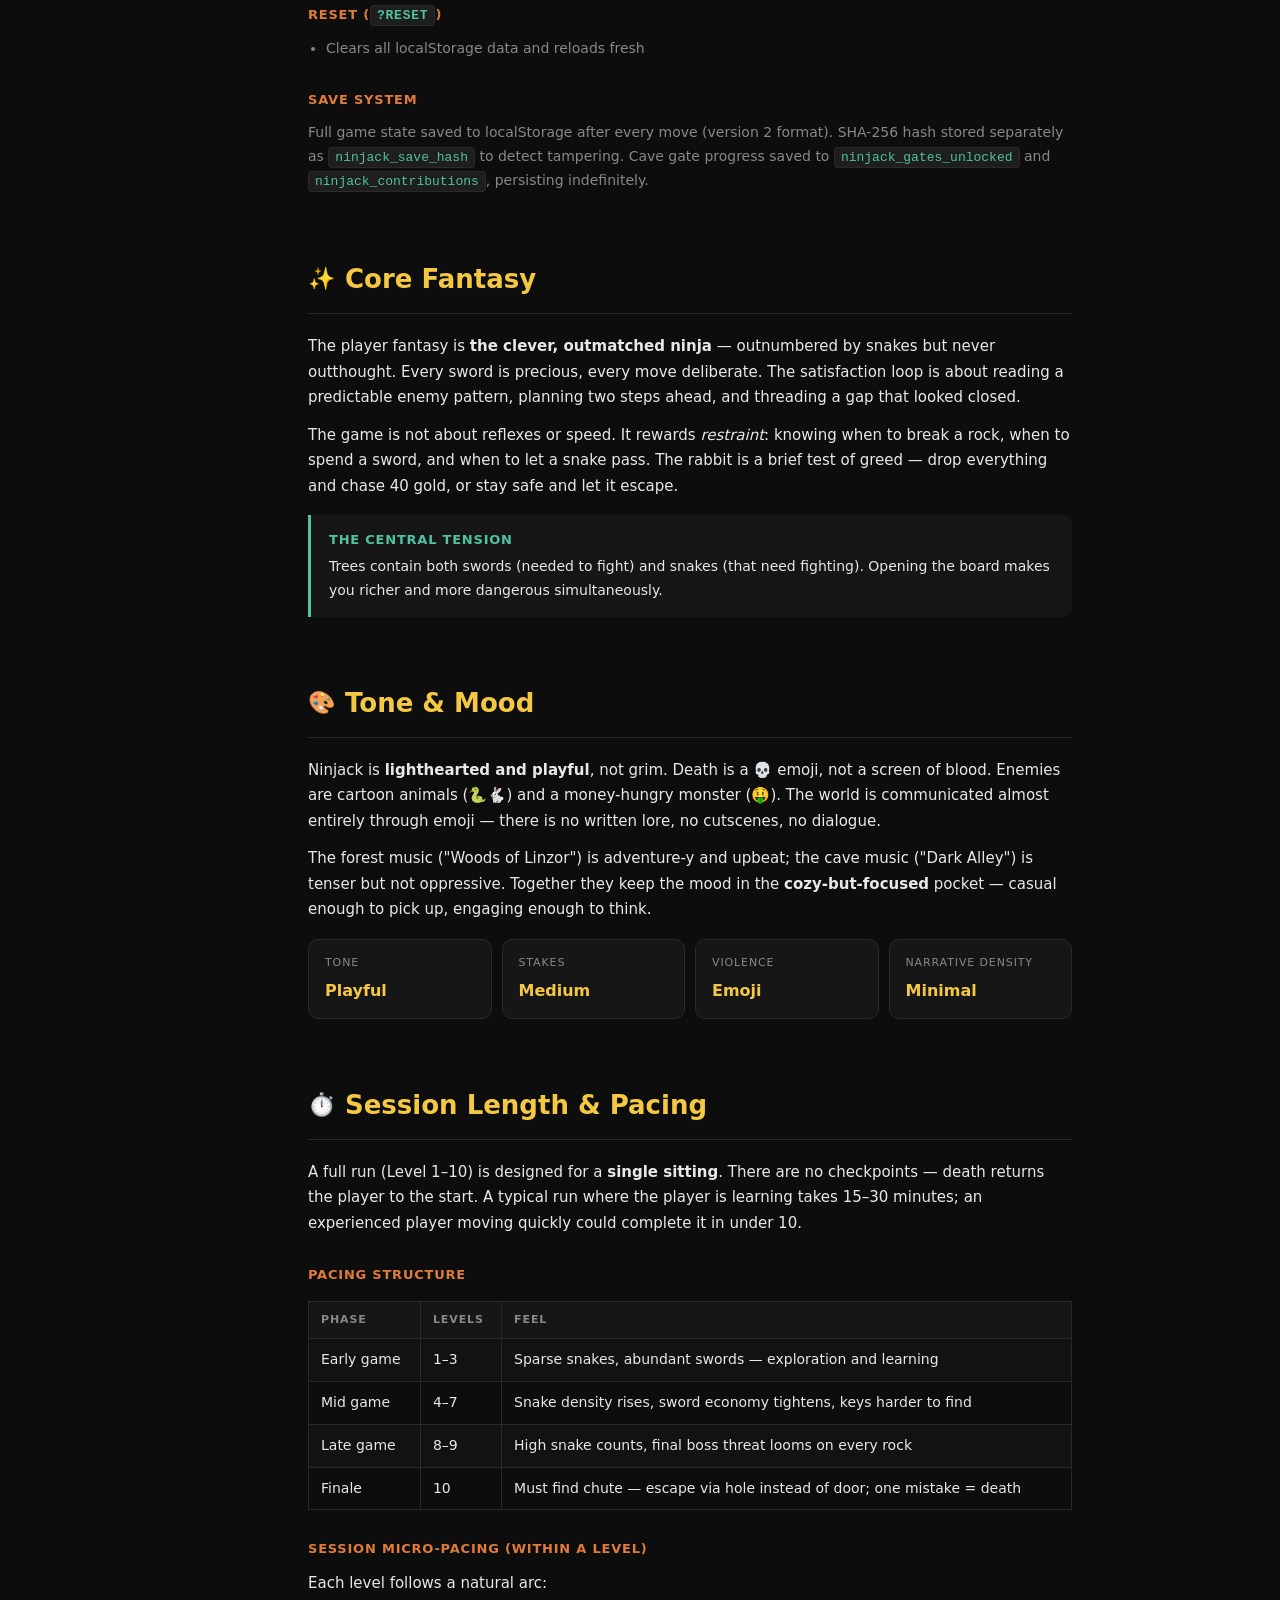
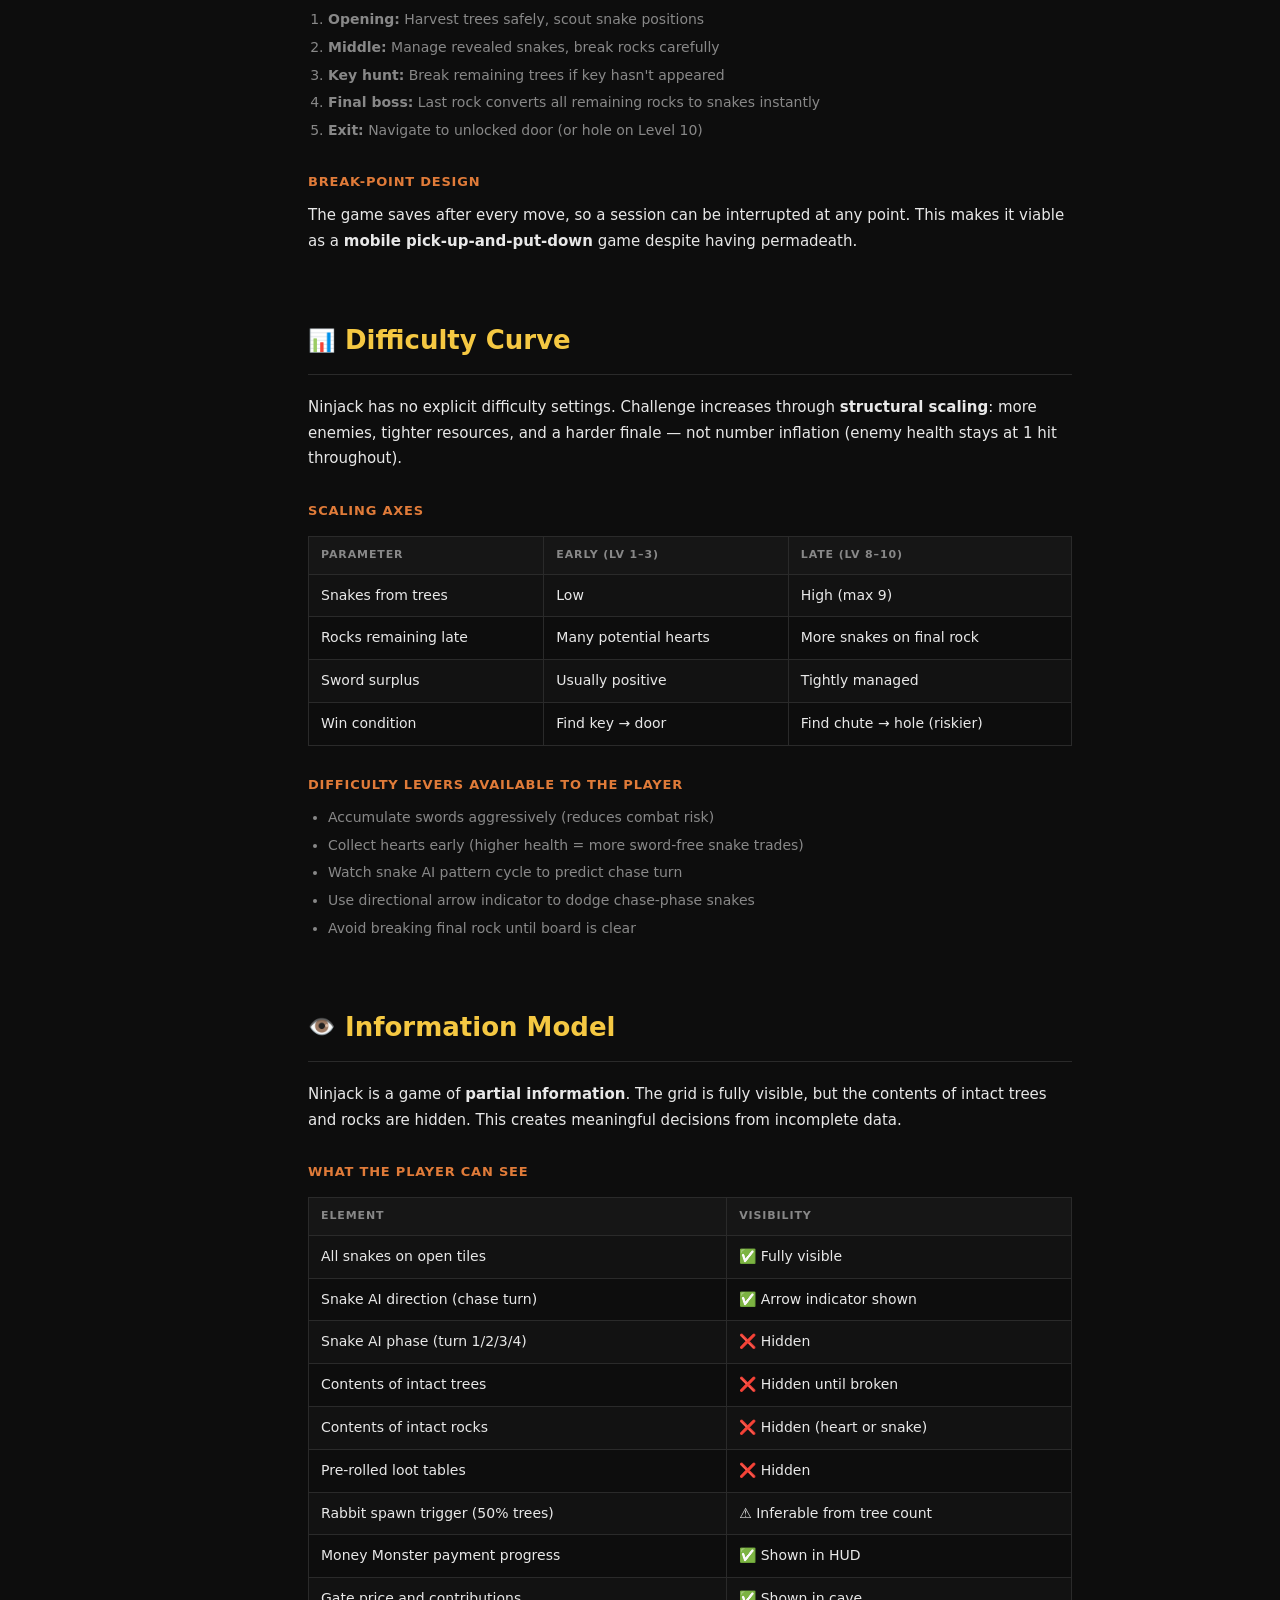
<file: spec.html>
<!DOCTYPE html>
<html lang="en">
<head>
  <meta charset="UTF-8">
  <meta name="viewport" content="width=device-width, initial-scale=1.0">
  <title>Ninjack — Game Spec</title>
  <style>
    :root {
      --bg: #0d0d0d;
      --surface: #161616;
      --surface2: #1e1e1e;
      --border: #2a2a2a;
      --accent: #f5c842;
      --accent2: #e07b39;
      --accent3: #4fc3a1;
      --text: #e8e8e8;
      --text-muted: #888;
      --danger: #e05555;
      --radius: 10px;
    }

    * { box-sizing: border-box; margin: 0; padding: 0; }

    body {
      font-family: 'Segoe UI', system-ui, -apple-system, sans-serif;
      background: var(--bg);
      color: var(--text);
      line-height: 1.7;
      font-size: 15px;
    }

    /* ── Header ── */
    .hero {
      background: linear-gradient(135deg, #111 0%, #1a1400 50%, #0d1a10 100%);
      border-bottom: 1px solid var(--border);
      padding: 60px 40px 50px;
      text-align: center;
      position: relative;
      overflow: hidden;
    }
    .hero::before {
      content: '';
      position: absolute;
      inset: 0;
      background: radial-gradient(ellipse at 50% 0%, rgba(245,200,66,0.08) 0%, transparent 70%);
      pointer-events: none;
    }
    .hero-emoji {
      font-size: 72px;
      line-height: 1;
      display: block;
      margin-bottom: 16px;
      filter: drop-shadow(0 4px 24px rgba(245,200,66,0.4));
    }
    .hero h1 {
      font-size: 48px;
      font-weight: 800;
      letter-spacing: -1px;
      color: var(--accent);
      text-shadow: 0 2px 20px rgba(245,200,66,0.3);
    }
    .hero .tagline {
      margin-top: 10px;
      font-size: 16px;
      color: var(--text-muted);
      max-width: 600px;
      margin-left: auto;
      margin-right: auto;
    }
    .genre-pill {
      display: inline-block;
      margin-top: 18px;
      padding: 5px 16px;
      border-radius: 999px;
      background: rgba(245,200,66,0.1);
      border: 1px solid rgba(245,200,66,0.3);
      color: var(--accent);
      font-size: 13px;
      font-weight: 600;
      letter-spacing: 0.05em;
      text-transform: uppercase;
    }

    /* ── Layout ── */
    .layout {
      display: grid;
      grid-template-columns: 220px 1fr;
      max-width: 1200px;
      margin: 0 auto;
      min-height: calc(100vh - 200px);
    }

    /* ── Sidebar ── */
    .sidebar {
      border-right: 1px solid var(--border);
      padding: 32px 0;
      position: sticky;
      top: 0;
      height: 100vh;
      overflow-y: auto;
    }
    .sidebar-label {
      padding: 0 20px 8px;
      font-size: 11px;
      font-weight: 700;
      text-transform: uppercase;
      letter-spacing: 0.1em;
      color: var(--text-muted);
    }
    .sidebar a {
      display: block;
      padding: 8px 20px;
      color: var(--text-muted);
      text-decoration: none;
      font-size: 13px;
      border-left: 2px solid transparent;
      transition: all 0.15s;
    }
    .sidebar a:hover {
      color: var(--text);
      border-left-color: var(--accent);
      background: rgba(245,200,66,0.04);
    }
    .sidebar a.active {
      color: var(--accent);
      border-left-color: var(--accent);
      background: rgba(245,200,66,0.07);
    }

    /* ── Content ── */
    .content {
      padding: 48px 48px 80px;
      max-width: 860px;
    }

    section {
      margin-bottom: 64px;
      scroll-margin-top: 24px;
    }

    h2 {
      font-size: 26px;
      font-weight: 700;
      color: var(--accent);
      margin-bottom: 20px;
      padding-bottom: 12px;
      border-bottom: 1px solid var(--border);
      display: flex;
      align-items: center;
      gap: 10px;
    }
    h2 .icon { font-size: 22px; }

    h3 {
      font-size: 16px;
      font-weight: 700;
      color: var(--accent2);
      margin: 28px 0 10px;
      text-transform: uppercase;
      letter-spacing: 0.06em;
      font-size: 13px;
    }

    p { margin-bottom: 12px; color: var(--text); }

    /* ── Cards ── */
    .cards {
      display: grid;
      grid-template-columns: repeat(auto-fill, minmax(200px, 1fr));
      gap: 12px;
      margin-top: 16px;
    }
    .card {
      background: var(--surface);
      border: 1px solid var(--border);
      border-radius: var(--radius);
      padding: 16px;
    }
    .card-emoji { font-size: 28px; margin-bottom: 8px; display: block; }
    .card-title { font-weight: 700; font-size: 14px; margin-bottom: 4px; }
    .card-desc { font-size: 13px; color: var(--text-muted); }

    /* ── Stat Grid ── */
    .stat-grid {
      display: grid;
      grid-template-columns: repeat(auto-fill, minmax(160px, 1fr));
      gap: 10px;
      margin-top: 16px;
    }
    .stat {
      background: var(--surface);
      border: 1px solid var(--border);
      border-radius: var(--radius);
      padding: 14px 16px;
    }
    .stat-label { font-size: 11px; text-transform: uppercase; letter-spacing: 0.08em; color: var(--text-muted); margin-bottom: 4px; }
    .stat-value { font-size: 22px; font-weight: 800; color: var(--accent); }
    .stat-unit { font-size: 12px; color: var(--text-muted); }

    /* ── Table ── */
    table {
      width: 100%;
      border-collapse: collapse;
      margin-top: 14px;
      font-size: 14px;
    }
    th {
      text-align: left;
      padding: 9px 12px;
      background: var(--surface);
      border: 1px solid var(--border);
      font-size: 11px;
      text-transform: uppercase;
      letter-spacing: 0.08em;
      color: var(--text-muted);
      font-weight: 700;
    }
    td {
      padding: 9px 12px;
      border: 1px solid var(--border);
      vertical-align: top;
    }
    tr:nth-child(even) td { background: rgba(255,255,255,0.02); }

    /* ── Code ── */
    code {
      font-family: 'Fira Code', 'Cascadia Code', monospace;
      font-size: 13px;
      background: var(--surface2);
      border: 1px solid var(--border);
      border-radius: 4px;
      padding: 2px 6px;
      color: var(--accent3);
    }
    pre {
      background: var(--surface2);
      border: 1px solid var(--border);
      border-radius: var(--radius);
      padding: 16px 20px;
      overflow-x: auto;
      margin-top: 12px;
      font-family: 'Fira Code', 'Cascadia Code', monospace;
      font-size: 13px;
      color: var(--accent3);
      line-height: 1.6;
    }

    /* ── Loop Steps ── */
    .loop-steps {
      margin-top: 16px;
      display: flex;
      flex-direction: column;
      gap: 0;
    }
    .loop-step {
      display: flex;
      gap: 16px;
      position: relative;
    }
    .loop-step:not(:last-child)::before {
      content: '';
      position: absolute;
      left: 18px;
      top: 38px;
      bottom: 0;
      width: 2px;
      background: var(--border);
    }
    .step-num {
      flex-shrink: 0;
      width: 36px;
      height: 36px;
      border-radius: 50%;
      background: var(--surface);
      border: 2px solid var(--accent);
      display: flex;
      align-items: center;
      justify-content: center;
      font-weight: 800;
      font-size: 14px;
      color: var(--accent);
      z-index: 1;
    }
    .step-body {
      padding: 6px 0 24px;
    }
    .step-title { font-weight: 700; margin-bottom: 4px; }
    .step-desc { font-size: 14px; color: var(--text-muted); }

    /* ── Callout ── */
    .callout {
      background: var(--surface);
      border-left: 3px solid var(--accent);
      border-radius: 0 var(--radius) var(--radius) 0;
      padding: 14px 18px;
      margin: 16px 0;
      font-size: 14px;
    }
    .callout.danger { border-color: var(--danger); }
    .callout.info { border-color: var(--accent3); }
    .callout-title { font-weight: 700; margin-bottom: 4px; font-size: 13px; text-transform: uppercase; letter-spacing: 0.06em; color: var(--accent); }
    .callout.danger .callout-title { color: var(--danger); }
    .callout.info .callout-title { color: var(--accent3); }

    /* ── Inline quote ── */
    blockquote {
      border-left: 3px solid var(--border);
      padding: 12px 18px;
      margin: 14px 0;
      color: var(--text-muted);
      font-style: italic;
      font-size: 14px;
    }

    /* ── Tags ── */
    .tags { display: flex; flex-wrap: wrap; gap: 8px; margin-top: 10px; }
    .tag {
      padding: 3px 10px;
      border-radius: 999px;
      border: 1px solid var(--border);
      font-size: 12px;
      color: var(--text-muted);
    }
    .tag.highlight { border-color: var(--accent); color: var(--accent); background: rgba(245,200,66,0.07); }

    /* ── Enemy card variant ── */
    .enemy-card {
      background: var(--surface);
      border: 1px solid var(--border);
      border-radius: var(--radius);
      padding: 18px;
      margin-bottom: 12px;
    }
    .enemy-header { display: flex; align-items: center; gap: 12px; margin-bottom: 10px; }
    .enemy-emoji { font-size: 36px; }
    .enemy-name { font-size: 18px; font-weight: 700; }
    .enemy-type { font-size: 12px; color: var(--text-muted); text-transform: uppercase; letter-spacing: 0.06em; }
    .enemy-body { font-size: 14px; color: var(--text-muted); }
    .enemy-body ul { padding-left: 18px; }
    .enemy-body li { margin-bottom: 4px; }

    /* ── Screen cards ── */
    .screen-row {
      display: grid;
      grid-template-columns: repeat(auto-fill, minmax(240px, 1fr));
      gap: 12px;
      margin-top: 14px;
    }
    .screen-card {
      background: var(--surface);
      border: 1px solid var(--border);
      border-radius: var(--radius);
      padding: 16px;
    }
    .screen-name { font-weight: 700; margin-bottom: 6px; }
    .screen-desc { font-size: 13px; color: var(--text-muted); }

    /* ── Responsive ── */
    @media (max-width: 900px) {
      .layout { grid-template-columns: 1fr; }
      .sidebar { display: none; }
      .content { padding: 32px 20px 60px; }
      .hero { padding: 40px 20px; }
      .hero h1 { font-size: 36px; }
    }

    /* ── Scrollbar ── */
    ::-webkit-scrollbar { width: 6px; }
    ::-webkit-scrollbar-track { background: transparent; }
    ::-webkit-scrollbar-thumb { background: var(--border); border-radius: 3px; }
  </style>
</head>
<body>

<div class="hero">
  <span class="hero-emoji">🥷</span>
  <h1>Ninjack</h1>
  <p class="tagline">A turn-based roguelike puzzle-dungeon crawler set in a treacherous forest and hidden cave system. Can you escape Slitherwood?</p>
  <span class="genre-pill">Turn-Based Roguelike · Grid Puzzle · Dungeon Crawler</span>
</div>

<div class="layout">
  <nav class="sidebar">
    <div class="sidebar-label">Spec</div>
    <a href="#overview">Overview</a>
    <a href="#world">World &amp; Setting</a>
    <a href="#loop">Gameplay Loop</a>
    <a href="#player">Player Mechanics</a>
    <a href="#enemies">Enemies</a>
    <a href="#collectibles">Collectibles &amp; Loot</a>
    <a href="#progression">Progression</a>
    <a href="#finale">Finale &amp; Win Conditions</a>
    <a href="#cave">Greedy Grotto (Cave)</a>
    <a href="#screens">Screens &amp; UI</a>
    <a href="#plot">Plot &amp; Narrative</a>
    <a href="#constants">Constants &amp; Config</a>
    <a href="#modes">Special Modes</a>
    <div class="sidebar-label" style="margin-top:16px;">Classification</div>
    <a href="#fantasy">Core Fantasy</a>
    <a href="#tone">Tone &amp; Mood</a>
    <a href="#session">Session Length</a>
    <a href="#difficulty">Difficulty Curve</a>
    <a href="#information">Information Model</a>
    <a href="#riskreward">Risk / Reward</a>
    <a href="#replayability">Replayability</a>
    <a href="#permadeath">Permadeath Type</a>
    <a href="#accessibility">Accessibility</a>
    <a href="#platform">Platform &amp; Distribution</a>
    <a href="#aesthetic">Art Style &amp; Aesthetic</a>
    <a href="#comps">Comparable Titles</a>
  </nav>

  <main class="content">

    <!-- ── OVERVIEW ── -->
    <section id="overview">
      <h2><span class="icon">🗺️</span> Overview</h2>
      <p>
        <strong>Ninjack</strong> is a browser-based, turn-based roguelike dungeon crawler played on a <strong>9×9 grid</strong>.
        The player controls a ninja and must fight through <strong>10 levels</strong> of a snake-infested forest called
        <em>Slitherwood</em>, collecting keys, swords, and gold along the way. A parallel cave system called
        <em>Greedy Grotto</em> offers permanent gold-gated progression unlocks.
      </p>
      <p>
        There are no dice rolls mid-combat and no randomness during play — all loot is pre-rolled at level start using a
        Fisher-Yates shuffle. Strategy comes from reading enemy patterns, conserving swords, and timing moves
        against the snake AI cycle.
      </p>

      <div class="stat-grid">
        <div class="stat"><div class="stat-label">Grid Size</div><div class="stat-value">9×9</div><div class="stat-unit">81 tiles</div></div>
        <div class="stat"><div class="stat-label">Total Levels</div><div class="stat-value">10</div><div class="stat-unit">forest</div></div>
        <div class="stat"><div class="stat-label">Starting Health</div><div class="stat-value">3</div><div class="stat-unit">hearts</div></div>
        <div class="stat"><div class="stat-label">Max Health</div><div class="stat-value">5</div><div class="stat-unit">hearts</div></div>
        <div class="stat"><div class="stat-label">Trees / Level</div><div class="stat-value">64</div><div class="stat-unit">destructible</div></div>
        <div class="stat"><div class="stat-label">Rocks / Level</div><div class="stat-value">15</div><div class="stat-unit">destructible</div></div>
      </div>
    </section>

    <!-- ── WORLD ── -->
    <section id="world">
      <h2><span class="icon">🌲</span> World &amp; Setting</h2>

      <h3>Slitherwood — Forest (Levels 1–10)</h3>
      <p>
        A dense, snake-filled forest. Each level is a freshly generated 9×9 grid packed with 64 trees and 15 rocks.
        The player must break through vegetation to find the key and door that advances to the next level.
        Trees occasionally hide snakes; rocks always hide either a heart or a snake.
      </p>

      <h3>Greedy Grotto — Cave (Parallel System)</h3>
      <p>
        A secret cave accessible between forest levels via a paid gate. Each cave room is a fixed layout guarded by a
        <strong>Money Monster</strong> (🤑) who demands gold tribute. Pay enough and the gate unlocks permanently — even
        across future runs. The cave offers treasure but is not required to beat the game.
      </p>

      <h3>Key Locations</h3>
      <table>
        <tr><th>Zone</th><th>Emoji</th><th>Description</th></tr>
        <tr><td>Slitherwood</td><td>🌲</td><td>Forest levels, primary campaign, snakes and rocks</td></tr>
        <tr><td>Greedy Grotto</td><td>🕳️</td><td>Cave system, money monster, permanent gate unlocks</td></tr>
        <tr><td>Cave Gate</td><td>🚪</td><td>Entry to Greedy Grotto, blocks access until paid</td></tr>
      </table>
    </section>

    <!-- ── LOOP ── -->
    <section id="loop">
      <h2><span class="icon">🔄</span> Gameplay Loop</h2>
      <p>One arrow key press = one turn. All enemies move after the player resolves their action.</p>

      <div class="loop-steps">
        <div class="loop-step">
          <div class="step-num">1</div>
          <div class="step-body">
            <div class="step-title">Player Input</div>
            <div class="step-desc">Arrow key or on-screen button (up/down/left/right). No diagonals. Edge of board clamps — can't walk off grid.</div>
          </div>
        </div>
        <div class="loop-step">
          <div class="step-num">2</div>
          <div class="step-body">
            <div class="step-title">Pre-Move Checks</div>
            <div class="step-desc">20% chance: rocks adjacent to the player containing snakes auto-reveal. Key auto-generated if all trees are gone and no key exists (soft-lock prevention).</div>
          </div>
        </div>
        <div class="loop-step">
          <div class="step-num">3</div>
          <div class="step-body">
            <div class="step-title">Tile Interaction</div>
            <div class="step-desc">Bumping into a tile resolves its interaction — wall (block), tree/rock (break), snake (combat), door/hole (advance or die), items (collect), cave gate/money monster (payment).</div>
          </div>
        </div>
        <div class="loop-step">
          <div class="step-num">4</div>
          <div class="step-body">
            <div class="step-title">Enemy AI</div>
            <div class="step-desc">Every snake advances its pattern: moves 1–3 are random, move 4 is BFS pathfinding chase. Snakes die if they walk into a hole. Rabbit (if spawned) uses weighted AI to flee player and seek the hole.</div>
          </div>
        </div>
        <div class="loop-step">
          <div class="step-num">5</div>
          <div class="step-body">
            <div class="step-title">Rabbit Spawn Check</div>
            <div class="step-desc">Once per run, when trees remaining drop below 50% of starting count, the rabbit (🐇) spawns near the hole — worth 40 gold if caught before it escapes.</div>
          </div>
        </div>
        <div class="loop-step">
          <div class="step-num">6</div>
          <div class="step-body">
            <div class="step-title">State Save</div>
            <div class="step-desc">Full game state persisted to localStorage with SHA-256 hash after every move. Run is resumable on refresh.</div>
          </div>
        </div>
      </div>

      <h3>Interaction Priority Order</h3>
      <table>
        <tr><th>#</th><th>Tile</th><th>Result</th></tr>
        <tr><td>1</td><td>Wall / Fire</td><td>Movement blocked; enemies still take their turn</td></tr>
        <tr><td>2</td><td>Hole 🕳️</td><td>Instant death (or win on Level 10 with chute)</td></tr>
        <tr><td>3</td><td>Cave Gate 🚪</td><td>Opens if paid; otherwise shows contribution prompt</td></tr>
        <tr><td>4</td><td>Money Monster 🤑</td><td>Deducts 10% of current gold; tracks toward gate price</td></tr>
        <tr><td>5</td><td>Door 🚪</td><td>Advances level if key was used to unlock</td></tr>
        <tr><td>6</td><td>Tree 🌲 / Rock 🪨</td><td>Breaks; reveals loot from pre-rolled table</td></tr>
        <tr><td>7</td><td>Open tile / items</td><td>Collect item or handle snake/rabbit combat</td></tr>
      </table>
    </section>

    <!-- ── PLAYER ── -->
    <section id="player">
      <h2><span class="icon">🥷</span> Player Mechanics</h2>

      <h3>Stats</h3>
      <div class="stat-grid">
        <div class="stat"><div class="stat-label">Health</div><div class="stat-value">3</div><div class="stat-unit">start, max 5</div></div>
        <div class="stat"><div class="stat-label">Swords</div><div class="stat-value">0–99</div><div class="stat-unit">no limit shown as 99</div></div>
        <div class="stat"><div class="stat-label">Gold</div><div class="stat-value">∞</div><div class="stat-unit">persists across levels</div></div>
        <div class="stat"><div class="stat-label">Keys</div><div class="stat-value">0–1</div><div class="stat-unit">per level</div></div>
        <div class="stat"><div class="stat-label">Chutes</div><div class="stat-value">0–1</div><div class="stat-unit">level 10 only</div></div>
      </div>

      <h3>Combat</h3>
      <table>
        <tr><th>Situation</th><th>Outcome</th></tr>
        <tr><td>Player has swords + touches snake</td><td>1 sword consumed, snake dies</td></tr>
        <tr><td>No swords, health &gt; 1 + touches snake</td><td>1 health lost, snake dies</td></tr>
        <tr><td>No swords, health = 1 + touches snake</td><td>Player dies 💀</td></tr>
        <tr><td>Touches hole (no chute or not Level 10)</td><td>Full damage, instant death</td></tr>
        <tr><td>Touches hole on Level 10 with chute</td><td><strong>Win condition</strong></td></tr>
      </table>

      <h3>Skin Customization</h3>
      <p>Six ninja emoji variants selectable on the main menu, stored in localStorage. Options: 🥷 🥷🏻 🥷🏼 🥷🏽 🥷🏾 🥷🏿</p>

      <h3>Visual Effects</h3>
      <p>Speed trail: three ghost ninjas follow the player with staggered opacity and timing (0.50s, 0.37s, 0.24s delays). On movement blocked, a wobble animation plays on adjacent rock tiles.</p>
    </section>

    <!-- ── ENEMIES ── -->
    <section id="enemies">
      <h2><span class="icon">🐍</span> Enemies</h2>

      <div class="enemy-card">
        <div class="enemy-header">
          <div class="enemy-emoji">🐍</div>
          <div>
            <div class="enemy-name">Snake</div>
            <div class="enemy-type">Standard Enemy · All Levels</div>
          </div>
        </div>
        <div class="enemy-body">
          <ul>
            <li>AI pattern: <code>[random, random, random, chase]</code> repeating cycle</li>
            <li>Chase phase uses BFS pathfinding toward player</li>
            <li>On chase turn, a directional arrow indicator appears on the snake tile</li>
            <li>Costs 1 sword to kill, or 1 health if no swords (and health &gt; 1)</li>
            <li>Dies if it walks into a hole</li>
            <li>Cannot pass through trees, rocks, doors, other snakes, walls, or the rabbit</li>
            <li>Breaking the final rock triggers the <strong>Final Boss</strong>: all remaining rocks instantly convert to snakes</li>
          </ul>
        </div>
      </div>

      <div class="enemy-card">
        <div class="enemy-header">
          <div class="enemy-emoji">🤑</div>
          <div>
            <div class="enemy-name">Money Monster</div>
            <div class="enemy-type">Cave Boss · Greedy Grotto</div>
          </div>
        </div>
        <div class="enemy-body">
          <ul>
            <li>Spawns at position (4, 1) in every cave room, blocking the heart and gate</li>
            <li>Each bump deducts <code>max(1, ceil(gold × 0.1))</code> gold and counts toward gate payment</li>
            <li>At 75% payment: becomes 🤢 Sick Monster</li>
            <li>At 100% payment: disappears; heart appears at (4, 4)</li>
            <li>If bumped 25 times without paying (no gold): becomes 👹 Mad Monster</li>
            <li>After 5 mad bumps: deals full damage — <strong>instant death</strong></li>
          </ul>
        </div>
      </div>

      <div class="enemy-card">
        <div class="enemy-header">
          <div class="enemy-emoji">🐇</div>
          <div>
            <div class="enemy-name">Rabbit</div>
            <div class="enemy-type">Friendly NPC · One-Time Spawn</div>
          </div>
        </div>
        <div class="enemy-body">
          <ul>
            <li>Spawns <strong>once per run</strong> when trees remaining drop below 50% of starting count</li>
            <li>Spawns near the hole (≥4 Manhattan distance, away from player)</li>
            <li>AI scoring: hole attraction weight 10, player flee weight 7, danger penalty −50</li>
            <li>Catching it rewards <strong>40 gold</strong> (👑 crown notification)</li>
            <li>If it reaches the hole it escapes silently (no death notification)</li>
          </ul>
        </div>
      </div>
    </section>

    <!-- ── COLLECTIBLES ── -->
    <section id="collectibles">
      <h2><span class="icon">💰</span> Collectibles &amp; Loot</h2>

      <h3>Forest Loot (from Trees)</h3>
      <div class="cards">
        <div class="card"><span class="card-emoji">🪙</span><div class="card-title">Coin</div><div class="card-desc">+1 gold · 5 per level</div></div>
        <div class="card"><span class="card-emoji">💰</span><div class="card-title">Gold Bag</div><div class="card-desc">+5 gold · 2 per level</div></div>
        <div class="card"><span class="card-emoji">💎</span><div class="card-title">Gem</div><div class="card-desc">+10 gold · 1 per level</div></div>
        <div class="card"><span class="card-emoji">🗡️</span><div class="card-title">Sword</div><div class="card-desc">+1 sword · 5 per level</div></div>
        <div class="card"><span class="card-emoji">🔑</span><div class="card-title">Key</div><div class="card-desc">Required to unlock door</div></div>
        <div class="card"><span class="card-emoji">🚪</span><div class="card-title">Door</div><div class="card-desc">Exit — locked until key used</div></div>
        <div class="card"><span class="card-emoji">🐍</span><div class="card-title">Snake</div><div class="card-desc">Enemy, hidden in trees</div></div>
      </div>

      <h3>Rock Loot (from Rocks)</h3>
      <div class="cards">
        <div class="card"><span class="card-emoji">❤️</span><div class="card-title">Heart</div><div class="card-desc">+1 health (max 5) · 2 per level</div></div>
        <div class="card"><span class="card-emoji">🐍</span><div class="card-title">Snake</div><div class="card-desc">Enemy hidden in rock</div></div>
      </div>

      <h3>Special Items</h3>
      <div class="cards">
        <div class="card"><span class="card-emoji">🪂</span><div class="card-title">Chute</div><div class="card-desc">Level 10 only — use hole as escape instead of death</div></div>
        <div class="card"><span class="card-emoji">🐇</span><div class="card-title">Rabbit</div><div class="card-desc">+40 gold if caught (one-time per run)</div></div>
      </div>

      <h3>Gold Values Summary</h3>
      <table>
        <tr><th>Source</th><th>Gold</th><th>Notes</th></tr>
        <tr><td>🪙 Coin</td><td>1</td><td>Most common</td></tr>
        <tr><td>💰 Gold Bag</td><td>5</td><td>Moderate</td></tr>
        <tr><td>💎 Gem</td><td>10</td><td>Rare; also in cave gem rock</td></tr>
        <tr><td>🐇 Rabbit</td><td>40</td><td>One-time; must catch before it escapes</td></tr>
        <tr><td>Max per level</td><td>141</td><td>All loot collected (used in gate price formula)</td></tr>
      </table>
    </section>

    <!-- ── PROGRESSION ── -->
    <section id="progression">
      <h2><span class="icon">📈</span> Progression</h2>

      <h3>Level Advancement</h3>
      <p>
        Find the <strong>key</strong> hidden in the trees. Bring it to the <strong>door</strong> (also in trees) to unlock it.
        Walk through to advance. On Level 10, a chute is required — the door is replaced with a hole.
      </p>

      <div class="callout">
        <div class="callout-title">Soft-Lock Prevention</div>
        If all trees are broken and no key was ever revealed, the game automatically gives the player one key.
      </div>

      <h3>Carry-Over Between Levels</h3>
      <table>
        <tr><th>Item</th><th>Persists?</th><th>Notes</th></tr>
        <tr><td>❤️ Health</td><td>Yes</td><td>Max health increases permanently with each heart collected</td></tr>
        <tr><td>🗡️ Swords</td><td>Yes</td><td>Accumulate across entire run (0–99)</td></tr>
        <tr><td>💰 Gold</td><td>Yes</td><td>Never lost except to cave payments</td></tr>
        <tr><td>🔑 Key</td><td>No</td><td>Consumed on door unlock</td></tr>
        <tr><td>🪂 Chute</td><td>No</td><td>Only exists on Level 10</td></tr>
      </table>

      <h3>Greedy Grotto Gate Prices</h3>
      <p>Gates are paid permanently — once unlocked they open for all future runs. Formula: <code>ceil(gate × 141 × multiplier / 10) × 10</code></p>
      <table>
        <tr><th>Gate</th><th>Price</th><th>Multiplier</th></tr>
        <tr><td>1</td><td>141 gold</td><td>1×</td></tr>
        <tr><td>2</td><td>282 gold</td><td>2×</td></tr>
        <tr><td>3</td><td>564 gold</td><td>4×</td></tr>
        <tr><td>4</td><td>705 gold</td><td>5×</td></tr>
        <tr><td>5+</td><td>~141 × gate × 5</td><td>5×</td></tr>
      </table>

      <h3>Snake Count Scaling (Normal)</h3>
      <p>Snakes in trees grow each level. Rocks always contain either a heart or a snake, regardless of level. The final boss (breaking the last rock) converts all remaining rocks to snakes instantly.</p>
    </section>

    <!-- ── FINALE ── -->
    <section id="finale">
      <h2><span class="icon">🏆</span> Finale &amp; Win/Loss Conditions</h2>

      <h3>Win Condition</h3>
      <p>
        Reach <strong>Level 10</strong>. Collect the <strong>chute</strong> (🪂) hidden in the trees.
        Find the <strong>hole</strong> (🕳️) and walk into it. Instead of dying, the chute lets the ninja escape — triggering the win screen.
      </p>

      <div class="callout info">
        <div class="callout-title">Win Screen Text</div>
        "Take a screenshot! 📸 You escaped Slitherwood! Final score: 💰[Gold] Gold · ⏺️[Moves] Moves · 🕥[Seconds] Seconds. Ready to beat your score?"
      </div>

      <h3>Final Boss</h3>
      <p>
        Breaking the <strong>15th and final rock</strong> on any level triggers the final boss event: every remaining rock on the board instantly converts into a snake (all spawn with <code>justSpawned = true</code>, so they don't move on that turn). The player must defeat or survive them all before advancing.
      </p>

      <h3>Death Conditions</h3>
      <div class="callout danger">
        <div class="callout-title">All Death Triggers</div>
        <ul style="padding-left:18px; margin-top:6px; font-size:14px;">
          <li>Contact with snake, no swords, health = 1</li>
          <li>Contact with hole (without chute on Level 10)</li>
          <li>5th bump on a Mad Money Monster (👹)</li>
        </ul>
      </div>
      <p>On death: 1-second delay → death modal → "You died 💀 on Level X!" → options to start a new run or return to main menu. Save is cleared.</p>

    </section>

    <!-- ── CAVE ── -->
    <section id="cave">
      <h2><span class="icon">🕳️</span> Greedy Grotto (Cave System)</h2>
      <p>
        The cave is a parallel progression layer — not required to beat the game, but offering powerful loot (gems, hearts) and permanent gold-gated unlocks.
      </p>

      <h3>Cave Room Layout (Fixed 9×9)</h3>
      <table>
        <tr><th>Position</th><th>Tile</th><th>Description</th></tr>
        <tr><td>(4, 0)</td><td>🚪 Cave Gate</td><td>Locked until fully paid; blocks top exit</td></tr>
        <tr><td>(3,1) (5,1)</td><td>🔥 Fire</td><td>Impassable walls (visual flavor)</td></tr>
        <tr><td>(4, 1)</td><td>🤑 Money Monster</td><td>Demand tribute, guards heart</td></tr>
        <tr><td>(4, 4)</td><td>🕳️→❤️</td><td>Hole before payment; Heart after paid</td></tr>
        <tr><td>Edges</td><td>🪨 Wall</td><td>All perimeter except (4, 8) spawn point</td></tr>
        <tr><td>Random</td><td>💎 Gem Rock</td><td>Hidden gem rock on a wall candidate tile</td></tr>
      </table>

      <h3>Money Monster Payment Logic</h3>
      <p>Each bump deducts <strong>10% of current gold</strong> (minimum 1, rounded up) and adds to the gate's contribution total.</p>
      <table>
        <tr><th>Threshold</th><th>State</th><th>Effect</th></tr>
        <tr><td>75% paid</td><td>🤢 Sick</td><td>Visual change, still demands gold</td></tr>
        <tr><td>100% paid</td><td>✅ Gone</td><td>Monster removed; heart appears at (4,4)</td></tr>
        <tr><td>25 no-pay bumps</td><td>👹 Mad</td><td>No longer accepts gold</td></tr>
        <tr><td>5 mad bumps</td><td>💀 Kill</td><td>Instant full damage, player dies</td></tr>
      </table>

      <h3>Gate Persistence</h3>
      <p>
        Once a gate is paid off, it stays unlocked <strong>forever</strong> — across all runs, stored in
        <code>ninjack_gates_unlocked</code> in localStorage. Contribution totals are also saved per gate in
        <code>ninjack_contributions</code>.
      </p>
    </section>

    <!-- ── SCREENS ── -->
    <section id="screens">
      <h2><span class="icon">🖥️</span> Screens &amp; UI</h2>

      <div class="screen-row">
        <div class="screen-card">
          <div class="screen-name">🏠 Main Menu</div>
          <div class="screen-desc">Skin picker, control layout selector, New Game / Continue buttons, credits.</div>
        </div>
        <div class="screen-card">
          <div class="screen-name">🎮 Game HUD</div>
          <div class="screen-desc">Health bar (❤️/🤍), inventory (🗡️ swords, 🔑/🪂, 💰 gold), level name, move counter.</div>
        </div>
        <div class="screen-card">
          <div class="screen-name">🕳️ Cave View</div>
          <div class="screen-desc">Same grid, dark music, gate payment progress, money monster states.</div>
        </div>
        <div class="screen-card">
          <div class="screen-name">💀 Death Modal</div>
          <div class="screen-desc">"You died 💀 on Level X!" — buttons: Main Menu, New Run {N}.</div>
        </div>
        <div class="screen-card">
          <div class="screen-name">🏆 Win Modal</div>
          <div class="screen-desc">Final gold / moves / seconds score, screenshot prompt, return to menu.</div>
        </div>
        <div class="screen-card">
          <div class="screen-name">👋 Welcome Modal</div>
          <div class="screen-desc">Shown once per browser session. Brief intro and encouragement.</div>
        </div>
        <div class="screen-card">
          <div class="screen-name">⬛ Fade Transition</div>
          <div class="screen-desc">0.4s black fade with music crossfade on cave entry/exit.</div>
        </div>
      </div>

      <h3>Control Layout Options</h3>
      <div class="tags">
        <span class="tag highlight">D-Pad (Default)</span>
        <span class="tag">Arrow Keys (Inverted)</span>
        <span class="tag">Split Row</span>
        <span class="tag">Thumbs</span>
        <span class="tag">Thumbs Lefty</span>
        <span class="tag">Virtual Stick</span>
      </div>

      <h3>HUD Inventory Display</h3>
      <pre>❤️ ❤️ 🤍   🗡️3  🔑1  💰47</pre>
      <p style="font-size:13px;color:var(--text-muted);margin-top:6px;">Health / empty hearts · Swords · Key or Chute · Gold total. On Level 10, key slot shows chute (🪂).</p>
    </section>

    <!-- ── PLOT ── -->
    <section id="plot">
      <h2><span class="icon">📜</span> Plot &amp; Narrative</h2>
      <p>Ninjack is largely mechanics-driven with minimal explicit narrative. The world is communicated through emoji and level names.</p>

      <h3>Welcome Message (Shown Once Per Session)</h3>
      <blockquote>
        "Welcome to Ninjack! A rogue-like puzzle-ish dungeon crawler game! Let me know if you love it or have any issues! And good luck!<br><br>
        Can you escape Level 🚪10 of Slitherwood?"
      </blockquote>

      <h3>Implied Narrative</h3>
      <p>
        A ninja is trapped deep inside <strong>Slitherwood</strong> — a forest overrun by snakes — and must fight through
        10 increasingly dangerous levels to escape. Along the way, a hidden cave system called the <strong>Greedy Grotto</strong>
        can be explored, where a Money Monster guards treasure behind gold-locked gates.
        On Level 10, instead of a door, only a dark hole and a parachute offer the path to freedom.
      </p>

      <h3>Music &amp; Atmosphere</h3>
      <table>
        <tr><th>Zone</th><th>Track</th><th>Artist</th></tr>
        <tr><td>Slitherwood</td><td>"Woods of Linzor"</td><td>HeatleyBros</td></tr>
        <tr><td>Greedy Grotto</td><td>"Dark Alley"</td><td>HeatleyBros</td></tr>
      </table>

      <h3>Notification Symbols (In-Game Storytelling)</h3>
      <table>
        <tr><th>Symbol</th><th>Event</th></tr>
        <tr><td>💔</td><td>Damage taken</td></tr>
        <tr><td>💀</td><td>Enemy killed or player death</td></tr>
        <tr><td>👑</td><td>Rabbit caught</td></tr>
        <tr><td>🔐 / 🔒</td><td>Door unlocked / locked</td></tr>
      </table>
    </section>

    <!-- ── CONSTANTS ── -->
    <section id="constants">
      <h2><span class="icon">⚙️</span> Constants &amp; Configuration</h2>

      <h3>World</h3>
      <table>
        <tr><th>Constant</th><th>Value</th><th>Description</th></tr>
        <tr><td><code>worldSize</code></td><td>9</td><td>Grid dimension (9×9 = 81 tiles)</td></tr>
        <tr><td><code>rockCount</code></td><td>15</td><td>Rocks per level</td></tr>
        <tr><td><code>treeCount</code></td><td>64</td><td>Trees per level</td></tr>
        <tr><td><code>startingLevel</code></td><td>0</td><td>Internal index (displayed as Level 1)</td></tr>
      </table>

      <h3>Loot per Level</h3>
      <table>
        <tr><th>Item</th><th>Count</th><th>Gold Value</th></tr>
        <tr><td>🗡️ Swords</td><td>5</td><td>—</td></tr>
        <tr><td>🪙 Coins</td><td>5</td><td>1 each</td></tr>
        <tr><td>💰 Gold Bags</td><td>2</td><td>5 each</td></tr>
        <tr><td>💎 Gems</td><td>1</td><td>10</td></tr>
        <tr><td>🐇 Rabbit (per run)</td><td>1</td><td>40</td></tr>
        <tr><td>Max total gold/level</td><td>—</td><td>141</td></tr>
      </table>

      <h3>Timings &amp; Chances</h3>
      <table>
        <tr><th>Parameter</th><th>Value</th></tr>
        <tr><td>Rock auto-reveal chance</td><td>20% per adjacent rock per move</td></tr>
        <tr><td>Rabbit spawn trigger</td><td>Trees &lt; 50% of starting count</td></tr>
        <tr><td>Cave fade duration</td><td>0.4s</td></tr>
        <tr><td>Death delay</td><td>1.0s</td></tr>
        <tr><td>Speed trail durations</td><td>0.50s / 0.37s / 0.24s</td></tr>
        <tr><td>Money Monster mad threshold</td><td>25 no-pay bumps</td></tr>
        <tr><td>Money Monster kill threshold</td><td>5 mad bumps</td></tr>
      </table>

      <h3>Snake AI Pattern</h3>
      <pre>['random', 'random', 'random', 'chase']</pre>
      <p style="font-size:13px;color:var(--text-muted);margin-top:6px;">Cycles continuously. Chase phase uses BFS to find shortest path to player in 4-cardinal directions.</p>

      <h3>Rabbit AI Weights</h3>
      <table>
        <tr><th>Factor</th><th>Weight</th></tr>
        <tr><td>Distance to hole (attraction)</td><td>+10</td></tr>
        <tr><td>Distance from player (flee)</td><td>+7</td></tr>
        <tr><td>Adjacent to player (penalty)</td><td>−50</td></tr>
      </table>
    </section>

    <!-- ── MODES ── -->
    <section id="modes">
      <h2><span class="icon">🔧</span> Special Modes</h2>

      <h3>Dev Mode (<code>?dev</code>)</h3>
      <ul style="padding-left:18px; font-size:14px; color:var(--text-muted); margin-top:8px;">
        <li>Level skip dropdown on main menu (jump to levels 1–10)</li>
        <li>"⚡ Max" button: sets health and swords both to 99</li>
        <li>Additional debug UI elements visible</li>
        <li><code>window.__debug</code> console toolkit (board/inventory/entity control, no UI)</li>
      </ul>

      <h3>Soundboard Mode (<code>?soundboard=true</code>)</h3>
      <ul style="padding-left:18px; font-size:14px; color:var(--text-muted); margin-top:8px;">
        <li>Full audio testing interface for all 35+ sound effects</li>
        <li>Music track switcher</li>
      </ul>

      <h3>Reset (<code>?reset</code>)</h3>
      <ul style="padding-left:18px; font-size:14px; color:var(--text-muted); margin-top:8px;">
        <li>Clears all localStorage data and reloads fresh</li>
      </ul>

      <h3>Save System</h3>
      <p style="font-size:14px; color:var(--text-muted); margin-top:8px;">
        Full game state saved to localStorage after every move (version 2 format). SHA-256 hash stored separately as
        <code>ninjack_save_hash</code> to detect tampering. Cave gate progress saved to <code>ninjack_gates_unlocked</code>
        and <code>ninjack_contributions</code>, persisting indefinitely.
      </p>
    </section>


    <!-- ── CORE FANTASY ── -->
    <section id="fantasy">
      <h2><span class="icon">✨</span> Core Fantasy</h2>
      <p>
        The player fantasy is <strong>the clever, outmatched ninja</strong> — outnumbered by snakes but never outthought.
        Every sword is precious, every move deliberate. The satisfaction loop is about reading a predictable enemy pattern,
        planning two steps ahead, and threading a gap that looked closed.
      </p>
      <p>
        The game is not about reflexes or speed. It rewards <em>restraint</em>: knowing when to break a rock, when to spend
        a sword, and when to let a snake pass. The rabbit is a brief test of greed — drop everything and chase 40 gold,
        or stay safe and let it escape.
      </p>
      <div class="callout info">
        <div class="callout-title">The Central Tension</div>
        Trees contain both swords (needed to fight) and snakes (that need fighting). Opening the board makes you richer and more dangerous simultaneously.
      </div>
    </section>

    <!-- ── TONE ── -->
    <section id="tone">
      <h2><span class="icon">🎨</span> Tone &amp; Mood</h2>
      <p>
        Ninjack is <strong>lighthearted and playful</strong>, not grim. Death is a 💀 emoji, not a screen of blood.
        Enemies are cartoon animals (🐍🐇) and a money-hungry monster (🤑). The world is communicated almost entirely
        through emoji — there is no written lore, no cutscenes, no dialogue.
      </p>
      <p>
        The forest music ("Woods of Linzor") is adventure-y and upbeat; the cave music ("Dark Alley") is tenser but not oppressive.
        Together they keep the mood in the <strong>cozy-but-focused</strong> pocket — casual enough to pick up, engaging enough to think.
      </p>
      <div class="stat-grid" style="margin-top:16px;">
        <div class="stat"><div class="stat-label">Tone</div><div class="stat-value" style="font-size:16px;">Playful</div></div>
        <div class="stat"><div class="stat-label">Stakes</div><div class="stat-value" style="font-size:16px;">Medium</div></div>
        <div class="stat"><div class="stat-label">Violence</div><div class="stat-value" style="font-size:16px;">Emoji</div></div>
        <div class="stat"><div class="stat-label">Narrative Density</div><div class="stat-value" style="font-size:16px;">Minimal</div></div>
      </div>
    </section>

    <!-- ── SESSION LENGTH ── -->
    <section id="session">
      <h2><span class="icon">⏱️</span> Session Length &amp; Pacing</h2>
      <p>
        A full run (Level 1–10) is designed for a <strong>single sitting</strong>. There are no checkpoints — death returns
        the player to the start. A typical run where the player is learning takes 15–30 minutes; an experienced player moving
        quickly could complete it in under 10.
      </p>

      <h3>Pacing Structure</h3>
      <table>
        <tr><th>Phase</th><th>Levels</th><th>Feel</th></tr>
        <tr><td>Early game</td><td>1–3</td><td>Sparse snakes, abundant swords — exploration and learning</td></tr>
        <tr><td>Mid game</td><td>4–7</td><td>Snake density rises, sword economy tightens, keys harder to find</td></tr>
        <tr><td>Late game</td><td>8–9</td><td>High snake counts, final boss threat looms on every rock</td></tr>
        <tr><td>Finale</td><td>10</td><td>Must find chute — escape via hole instead of door; one mistake = death</td></tr>
      </table>

      <h3>Session Micro-Pacing (Within a Level)</h3>
      <p>Each level follows a natural arc:</p>
      <ol style="padding-left:20px; margin-top:8px; font-size:14px; color:var(--text-muted);">
        <li style="margin-bottom:4px;"><strong>Opening:</strong> Harvest trees safely, scout snake positions</li>
        <li style="margin-bottom:4px;"><strong>Middle:</strong> Manage revealed snakes, break rocks carefully</li>
        <li style="margin-bottom:4px;"><strong>Key hunt:</strong> Break remaining trees if key hasn't appeared</li>
        <li style="margin-bottom:4px;"><strong>Final boss:</strong> Last rock converts all remaining rocks to snakes instantly</li>
        <li><strong>Exit:</strong> Navigate to unlocked door (or hole on Level 10)</li>
      </ol>

      <h3>Break-Point Design</h3>
      <p>
        The game saves after every move, so a session can be interrupted at any point. This makes it viable as a
        <strong>mobile pick-up-and-put-down</strong> game despite having permadeath.
      </p>
    </section>

    <!-- ── DIFFICULTY CURVE ── -->
    <section id="difficulty">
      <h2><span class="icon">📊</span> Difficulty Curve</h2>
      <p>
        Ninjack has no explicit difficulty settings. Challenge increases through <strong>structural scaling</strong>:
        more enemies, tighter resources, and a harder finale — not number inflation (enemy health stays at 1 hit throughout).
      </p>

      <h3>Scaling Axes</h3>
      <table>
        <tr><th>Parameter</th><th>Early (Lv 1–3)</th><th>Late (Lv 8–10)</th></tr>
        <tr><td>Snakes from trees</td><td>Low</td><td>High (max 9)</td></tr>
        <tr><td>Rocks remaining late</td><td>Many potential hearts</td><td>More snakes on final rock</td></tr>
        <tr><td>Sword surplus</td><td>Usually positive</td><td>Tightly managed</td></tr>
        <tr><td>Win condition</td><td>Find key → door</td><td>Find chute → hole (riskier)</td></tr>
      </table>

      <h3>Difficulty Levers Available to the Player</h3>
      <ul style="padding-left:20px; margin-top:10px; font-size:14px; color:var(--text-muted);">
        <li style="margin-bottom:4px;">Accumulate swords aggressively (reduces combat risk)</li>
        <li style="margin-bottom:4px;">Collect hearts early (higher health = more sword-free snake trades)</li>
        <li style="margin-bottom:4px;">Watch snake AI pattern cycle to predict chase turn</li>
        <li style="margin-bottom:4px;">Use directional arrow indicator to dodge chase-phase snakes</li>
        <li>Avoid breaking final rock until board is clear</li>
      </ul>

    </section>

    <!-- ── INFORMATION MODEL ── -->
    <section id="information">
      <h2><span class="icon">👁️</span> Information Model</h2>
      <p>
        Ninjack is a game of <strong>partial information</strong>. The grid is fully visible, but the contents of intact trees
        and rocks are hidden. This creates meaningful decisions from incomplete data.
      </p>

      <h3>What the Player Can See</h3>
      <table>
        <tr><th>Element</th><th>Visibility</th></tr>
        <tr><td>All snakes on open tiles</td><td>✅ Fully visible</td></tr>
        <tr><td>Snake AI direction (chase turn)</td><td>✅ Arrow indicator shown</td></tr>
        <tr><td>Snake AI phase (turn 1/2/3/4)</td><td>❌ Hidden</td></tr>
        <tr><td>Contents of intact trees</td><td>❌ Hidden until broken</td></tr>
        <tr><td>Contents of intact rocks</td><td>❌ Hidden (heart or snake)</td></tr>
        <tr><td>Pre-rolled loot tables</td><td>❌ Hidden</td></tr>
        <tr><td>Rabbit spawn trigger (50% trees)</td><td>⚠️ Inferable from tree count</td></tr>
        <tr><td>Money Monster payment progress</td><td>✅ Shown in HUD</td></tr>
        <tr><td>Gate price and contributions</td><td>✅ Shown in cave</td></tr>
      </table>

      <h3>Key Hidden-Information Decisions</h3>
      <ul style="padding-left:20px; margin-top:10px; font-size:14px; color:var(--text-muted);">
        <li style="margin-bottom:4px;"><strong>Break this rock?</strong> — 50/50 heart vs snake; risk vs reward</li>
        <li style="margin-bottom:4px;"><strong>Break this tree?</strong> — could be a sword or the snake that kills you</li>
        <li style="margin-bottom:4px;"><strong>Is this snake about to chase?</strong> — can't know exactly which phase without counting turns</li>
        <li>The 20% auto-reveal on adjacent rocks adds uncontrollable information reveals</li>
      </ul>
    </section>

    <!-- ── RISK / REWARD ── -->
    <section id="riskreward">
      <h2><span class="icon">⚖️</span> Risk / Reward Design</h2>
      <p>
        Nearly every action in Ninjack carries a trade-off. The game builds tension from resource decisions, not from
        time pressure or twitch skill.
      </p>

      <h3>Key Risk/Reward Axes</h3>
      <table>
        <tr><th>Decision</th><th>Upside</th><th>Downside</th></tr>
        <tr><td>Break a tree</td><td>Loot (sword, gold, key, door)</td><td>May spawn a snake</td></tr>
        <tr><td>Break a rock</td><td>Heart (heal)</td><td>50% chance it's a snake</td></tr>
        <tr><td>Break the final rock</td><td>Advance — final boss triggered</td><td>All remaining rocks become snakes</td></tr>
        <tr><td>Chase the rabbit</td><td>+40 gold</td><td>Expose yourself to snakes; it may escape anyway</td></tr>
        <tr><td>Spend swords on snakes</td><td>Clear board safely</td><td>Fewer swords for harder snakes ahead</td></tr>
        <tr><td>Visit the cave</td><td>Gem, heart, permanent gate unlock</td><td>Gold drain; mad monster death risk</td></tr>
        <tr><td>Bump money monster (no gold)</td><td>Force payment progress</td><td>Increments toward mad state → death</td></tr>
        <tr><td>Fight snake without sword</td><td>Save a sword</td><td>Costs 1 health; fatal if at 1 HP</td></tr>
      </table>

      <h3>Sword Economy</h3>
      <p>
        Swords are the central resource of the risk system. They're finite per level, earned from trees, and consumed one-per-snake.
        At 0 swords, every snake encounter chips health. At low health with no swords, any snake is lethal — creating a
        downward spiral the player must anticipate and prevent.
      </p>
    </section>

    <!-- ── REPLAYABILITY ── -->
    <section id="replayability">
      <h2><span class="icon">🔁</span> Replayability</h2>

      <h3>What Changes Each Run</h3>
      <ul style="padding-left:20px; margin-top:10px; font-size:14px; color:var(--text-muted);">
        <li style="margin-bottom:4px;">All loot positions re-randomized per level (Fisher-Yates shuffled)</li>
        <li style="margin-bottom:4px;">Snake spawn positions vary</li>
        <li style="margin-bottom:4px;">Door and key positions vary</li>
        <li style="margin-bottom:4px;">Rabbit spawn position varies (constrained near hole)</li>
        <li>Rock loot order randomized (which rocks have hearts vs snakes)</li>
      </ul>

      <h3>What Stays the Same</h3>
      <ul style="padding-left:20px; margin-top:10px; font-size:14px; color:var(--text-muted);">
        <li style="margin-bottom:4px;">Grid size, structure, and tile counts</li>
        <li style="margin-bottom:4px;">Total loot quantities per level</li>
        <li style="margin-bottom:4px;">Snake AI pattern (always <code>random×3, chase×1</code>)</li>
        <li style="margin-bottom:4px;">Final boss mechanic (always last rock)</li>
        <li>Cave gate prices and layout (fixed)</li>
      </ul>

      <h3>Persistent Cross-Run Progression</h3>
      <p>
        Greedy Grotto gates are <strong>permanently unlocked</strong> once paid — the cave layer is a long-arc progression
        system that spans many runs. This gives returning players something to work toward even if they haven't beaten the
        forest yet. The run counter also increments persistently, surfacing history in the death/new-run modal.
      </p>

      <h3>Replayability Assessment</h3>
      <div class="tags" style="margin-top:12px;">
        <span class="tag highlight">Procedural loot placement</span>
        <span class="tag highlight">Permanent cave progression</span>
        <span class="tag">Score chasing (gold / moves / time)</span>
        <span class="tag">Fixed enemy AI (learnable)</span>
      </div>
    </section>

    <!-- ── PERMADEATH ── -->
    <section id="permadeath">
      <h2><span class="icon">💀</span> Permadeath Type</h2>
      <p>
        Ninjack uses <strong>full run permadeath with soft meta-persistence</strong> — the classic roguelike model.
      </p>
      <table>
        <tr><th>Layer</th><th>Behavior</th></tr>
        <tr><td>Run save</td><td>Cleared on death; no mid-run continues</td></tr>
        <tr><td>In-run health</td><td>No healing except hearts found in rocks</td></tr>
        <tr><td>Gold</td><td>Lost on death (not carried to next run)</td></tr>
        <tr><td>Swords / keys</td><td>Lost on death</td></tr>
        <tr><td>Cave gate unlocks</td><td><strong>Permanent</strong> — persist across all runs forever</td></tr>
        <tr><td>Run counter</td><td>Increments permanently on every new run</td></tr>
      </table>

      <div class="callout">
        <div class="callout-title">Roguelike Classification</div>
        Ninjack is a <em>roguelite</em> by modern convention: full permadeath within a run, but meaningful permanent
        progression across runs (cave gates). It lacks the deck-building or item-draft "run build" common
        to contemporary roguelites — its meta-progression is purely gold-gated unlocks rather than power unlocks.
      </div>
    </section>

    <!-- ── ACCESSIBILITY ── -->
    <section id="accessibility">
      <h2><span class="icon">♿</span> Accessibility</h2>

      <h3>Control Options</h3>
      <p>Six on-screen control layouts accommodate different hand sizes, grip styles, and dominant hands:</p>
      <div class="tags" style="margin-top:8px;">
        <span class="tag highlight">D-Pad (default)</span>
        <span class="tag">Arrow Keys</span>
        <span class="tag">Split Row</span>
        <span class="tag">Thumbs</span>
        <span class="tag">Thumbs Lefty</span>
        <span class="tag">Virtual Stick</span>
      </div>
      <p style="margin-top:12px;">Hardware keyboard (arrow keys) also works, making the game usable without touch entirely.</p>

      <h3>Visual Accessibility</h3>
      <ul style="padding-left:20px; margin-top:8px; font-size:14px; color:var(--text-muted);">
        <li style="margin-bottom:4px;">All game elements represented as large emoji — no small sprites or pixel art to squint at</li>
        <li style="margin-bottom:4px;">Snake directional arrow indicator gives a heads-up before a chase attack</li>
        <li style="margin-bottom:4px;">Health displayed as large ❤️/🤍 icons, not a number bar</li>
        <li>High contrast between empty tiles and game elements</li>
      </ul>

      <h3>Cognitive Accessibility</h3>
      <ul style="padding-left:20px; margin-top:8px; font-size:14px; color:var(--text-muted);">
        <li style="margin-bottom:4px;">Turn-based — no time pressure, player can think as long as needed</li>
        <li style="margin-bottom:4px;">Enemy AI is fixed and learnable (same 4-step pattern every snake)</li>
        <li style="margin-bottom:4px;">All loot is determined before the level starts — no surprise mid-game RNG</li>
        <li>Auto-save after every move means no fear of losing progress to interruption</li>
      </ul>

      <h3>Customization</h3>
      <p>6 ninja skin tone variants available. Game explicitly surfaces skin picker on main menu.</p>

      <h3>Gaps / Limitations</h3>
      <ul style="padding-left:20px; margin-top:8px; font-size:14px; color:var(--text-muted);">
        <li style="margin-bottom:4px;">No screen reader support (emoji grid, no ARIA labels on tiles)</li>
        <li style="margin-bottom:4px;">No colorblind mode (relies on emoji identity, not color, so mostly fine)</li>
        <li>No difficulty setting — single fixed difficulty curve</li>
      </ul>
    </section>

    <!-- ── PLATFORM ── -->
    <section id="platform">
      <h2><span class="icon">📱</span> Platform &amp; Distribution</h2>

      <h3>Runtime Targets</h3>
      <table>
        <tr><th>Platform</th><th>Method</th><th>Notes</th></tr>
        <tr><td>Web browser</td><td>Hosted HTML/JS (Vite build)</td><td>Primary target; served at <code>/web-ninjack/</code></td></tr>
        <tr><td>iOS</td><td>Capacitor native wrapper</td><td>Synced via <code>npm run sync</code></td></tr>
        <tr><td>Android</td><td>Capacitor native wrapper</td><td>Synced via <code>npm run sync</code></td></tr>
      </table>

      <h3>Input Methods Supported</h3>
      <div class="tags" style="margin-top:8px;">
        <span class="tag highlight">Touch (on-screen buttons)</span>
        <span class="tag highlight">Keyboard (arrow keys)</span>
        <span class="tag">Virtual joystick</span>
      </div>

      <h3>Technical Stack</h3>
      <table>
        <tr><th>Layer</th><th>Technology</th></tr>
        <tr><td>Language</td><td>TypeScript (ES modules)</td></tr>
        <tr><td>Bundler</td><td>Vite (content-hash cache busting)</td></tr>
        <tr><td>Analytics</td><td>Firebase Analytics</td></tr>
        <tr><td>Persistence</td><td>localStorage (SHA-256 hash validated)</td></tr>
        <tr><td>Mobile</td><td>Capacitor (iOS + Android)</td></tr>
        <tr><td>Rendering</td><td>DOM + CSS (no canvas, no game engine)</td></tr>
      </table>

      <h3>No-Engine Design</h3>
      <p>
        The game renders entirely in the DOM using CSS-styled div elements with emoji content. There is no canvas,
        no WebGL, and no external game framework — just TypeScript, HTML, and CSS. This keeps the bundle small and
        the rendering accessible to assistive technologies.
      </p>
    </section>

    <!-- ── AESTHETIC ── -->
    <section id="aesthetic">
      <h2><span class="icon">🖼️</span> Art Style &amp; Aesthetic</h2>

      <h3>Visual Language</h3>
      <p>
        Ninjack uses a <strong>pure emoji visual style</strong> — every game element is a Unicode emoji on a dark grid.
        There are no hand-drawn sprites, no pixel art, and no 3D models. The aesthetic is intentionally minimal and
        platform-native: it looks at home on any device that renders emoji well.
      </p>

      <h3>Emoji Palette</h3>
      <div class="cards">
        <div class="card"><span class="card-emoji">🥷</span><div class="card-title">Player</div><div class="card-desc">6 skin tone variants</div></div>
        <div class="card"><span class="card-emoji">🌲</span><div class="card-title">Tree</div><div class="card-desc">Destructible terrain</div></div>
        <div class="card"><span class="card-emoji">🪨</span><div class="card-title">Rock / Wall</div><div class="card-desc">Solid obstacle</div></div>
        <div class="card"><span class="card-emoji">🐍</span><div class="card-title">Snake</div><div class="card-desc">Main enemy</div></div>
        <div class="card"><span class="card-emoji">🔥</span><div class="card-title">Fire</div><div class="card-desc">Impassable wall (cave)</div></div>
        <div class="card"><span class="card-emoji">🕳️</span><div class="card-title">Hole</div><div class="card-desc">Hazard / Level 10 exit</div></div>
        <div class="card"><span class="card-emoji">🤑</span><div class="card-title">Money Monster</div><div class="card-desc">Cave boss (→🤢→👹)</div></div>
        <div class="card"><span class="card-emoji">🐇</span><div class="card-title">Rabbit</div><div class="card-desc">Fleeting gold source</div></div>
      </div>

      <h3>Motion &amp; Animation</h3>
      <ul style="padding-left:20px; margin-top:10px; font-size:14px; color:var(--text-muted);">
        <li style="margin-bottom:4px;"><strong>Speed trail:</strong> 3 ghost ninja images follow the player at 0.50s / 0.37s / 0.24s delays</li>
        <li style="margin-bottom:4px;"><strong>Rock wobble:</strong> Adjacent rocks shake when a nearby snake auto-reveals</li>
        <li style="margin-bottom:4px;"><strong>Fire flip:</strong> Animated fire tile with configurable timing (stored in localStorage)</li>
        <li style="margin-bottom:4px;"><strong>Snake arrow:</strong> Directional indicator pulses on the snake tile during chase phase</li>
        <li><strong>Cave fade:</strong> Full-screen black overlay fades in/out (0.4s) on cave transitions</li>
      </ul>

      <h3>Audio Aesthetic</h3>
      <p>
        35+ distinct sound effects cover every interaction (footstep, sword hit, coin pickup, enemy death, door unlock, etc.).
        Two licensed music tracks by <strong>HeatleyBros</strong> establish zone identity — upbeat adventure for the forest,
        tense ambience for the cave. Music crossfades on zone transitions.
      </p>
    </section>

    <!-- ── COMP TITLES ── -->
    <section id="comps">
      <h2><span class="icon">🎮</span> Comparable Titles</h2>
      <p>
        Ninjack sits at the intersection of several well-known game traditions. No direct clone — it combines elements
        in a specific way that distinguishes it.
      </p>
      <table>
        <tr><th>Game</th><th>Shared Element</th><th>Key Difference</th></tr>
        <tr><td><strong>Rogue / NetHack</strong></td><td>Turn-based grid movement, permadeath, hidden loot</td><td>Ninjack is far simpler — no equipment slots, classes, or multi-floor dungeons</td></tr>
        <tr><td><strong>Pac-Man</strong></td><td>Grid navigation, enemy chase AI, avoidance loop</td><td>Ninjack is turn-based; enemy pattern is predictable rather than reactive</td></tr>
        <tr><td><strong>Minesweeper</strong></td><td>Hidden tile contents, risk/reward on reveal</td><td>Ninjack has active enemies and progression, not pure deduction</td></tr>
        <tr><td><strong>Into the Breach</strong></td><td>Turn-based, small grid, telegraphed enemy moves</td><td>No positional puzzle solving; Ninjack is resource management + avoidance</td></tr>
        <tr><td><strong>Shattered Pixel Dungeon</strong></td><td>Roguelite, dungeon levels, loot-from-environment</td><td>Ninjack has no item build, no stats — stripped to pure movement</td></tr>
        <tr><td><strong>Snake (classic)</strong></td><td>Grid, snake enemies, avoidance</td><td>Player is the hunter here; snakes are manageable, not the mechanical focus</td></tr>
      </table>

      <div class="callout info">
        <div class="callout-title">Elevator Pitch Comp</div>
        "It's Minesweeper meets Snake — on a grid where you control the character instead of the snake, every tile you open could spawn an enemy, and enemies move in a learnable pattern you can exploit."
      </div>
    </section>

  </main>
</div>

<script>
  // Sidebar active-link highlighting
  const sections = document.querySelectorAll('section[id]');
  const links = document.querySelectorAll('.sidebar a');

  const observer = new IntersectionObserver(entries => {
    entries.forEach(e => {
      if (e.isIntersecting) {
        links.forEach(l => l.classList.remove('active'));
        const link = document.querySelector(`.sidebar a[href="#${e.target.id}"]`);
        if (link) link.classList.add('active');
      }
    });
  }, { threshold: 0.25 });

  sections.forEach(s => observer.observe(s));
</script>

</body>
</html>
</file>
